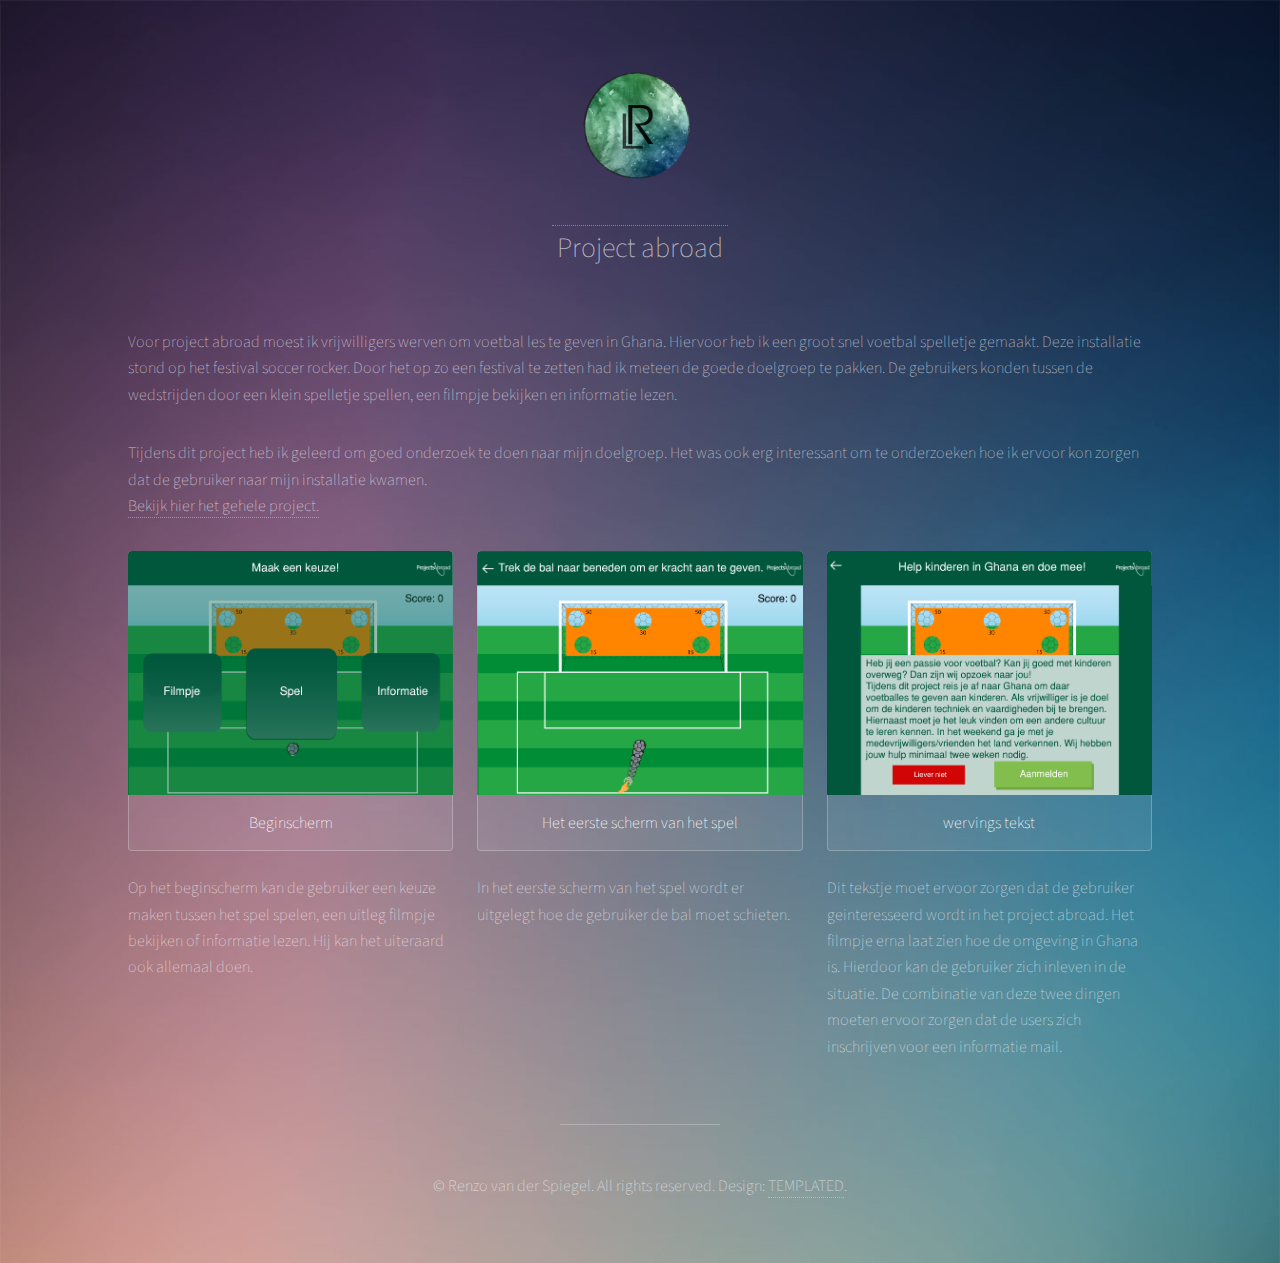
<file: abroad.html>
<!DOCTYPE HTML>
<!--
    Visualize by TEMPLATED
    templated.co @templatedco
    Released for free under the Creative Commons Attribution 3.0 license (templated.co/license)
-->
<html>

<head>
    <title>Portfolio Renzo</title>
    <meta charset="utf-8" />
    <meta name="viewport" content="width=device-width, initial-scale=1" />
    <link rel="stylesheet" href="assets/css/main.css" />
</head>

<body>

    <!-- Wrapper -->
    <div id="wrapper">

        <!-- Header -->
        <header id="header">
            <a href="index.html">
                <span class="avatar"><img src="images/logo2.png" alt="" /></span>
            </a>
            <h1>Project abroad</h1>
        </header>
        <section id="main">
            <p>Voor project abroad moest ik vrijwilligers werven om voetbal les te geven in Ghana. Hiervoor heb ik een groot snel voetbal spelletje gemaakt. Deze installatie stond op het festival soccer rocker. Door het op zo een festival te zetten had ik meteen de goede doelgroep te pakken. De gebruikers konden tussen de wedstrijden door een klein spelletje spellen, een filmpje bekijken en informatie lezen.
            </p>
            <p>Tijdens dit project heb ik geleerd om goed onderzoek te doen naar mijn doelgroep. Het was ook erg interessant om te onderzoeken hoe ik ervoor kon zorgen dat de gebruiker naar mijn installatie kwamen.
                <br>
                <a href="https://marvelapp.com/307gae3/screen/29560244" target="_blank">Bekijk hier het gehele project.</a></p>
            <!-- Thumbnails -->
            <section class="thumbnails">
                <div>
                    <a href="images/Tekengebied%2014.png">
                        <img src="images/Tekengebied%2014.png" alt="" />
                        <h3>Beginscherm</h3>
                    </a>
                    <p>Op het beginscherm kan de gebruiker een keuze maken tussen het spel spelen, een uitleg filmpje bekijken of informatie lezen. Hij kan het uiteraard ook allemaal doen.</p>
                </div>

                <div>
                    <a href="images/Tekengebied%2016.png">
                        <img src="images/Tekengebied%2016.png" alt="" />
                        <h3>Het eerste scherm van het spel</h3>
                    </a>
                    <p>In het eerste scherm van het spel wordt er uitgelegt hoe de gebruiker de bal moet schieten.</p>
                </div>

                <div>
                    <a href="images/Tekengebied%2010.png">
                        <img src="images/Tekengebied%2010.png" alt="" />
                        <h3>wervings tekst</h3>
                    </a>
                    <p>Dit tekstje moet ervoor zorgen dat de gebruiker geinteresseerd wordt in het project abroad. Het filmpje erna laat zien hoe de omgeving in Ghana is. Hierdoor kan de gebruiker zich inleven in de situatie. De combinatie van deze twee dingen moeten ervoor zorgen dat de users zich inschrijven voor een informatie mail.</p>
                </div>

            </section>

        </section>


        <!-- Footer -->
        <footer id="footer">
            <p>&copy; Renzo van der Spiegel. All rights reserved. Design: <a href="http://templated.co">TEMPLATED</a>.</p>
        </footer>

    </div>

    <!-- Scripts -->
    <script src="assets/js/jquery.min.js"></script>
    <script src="assets/js/jquery.poptrox.min.js"></script>
    <script src="assets/js/skel.min.js"></script>
    <script src="assets/js/main.js"></script>

</body>

</html>
</file>
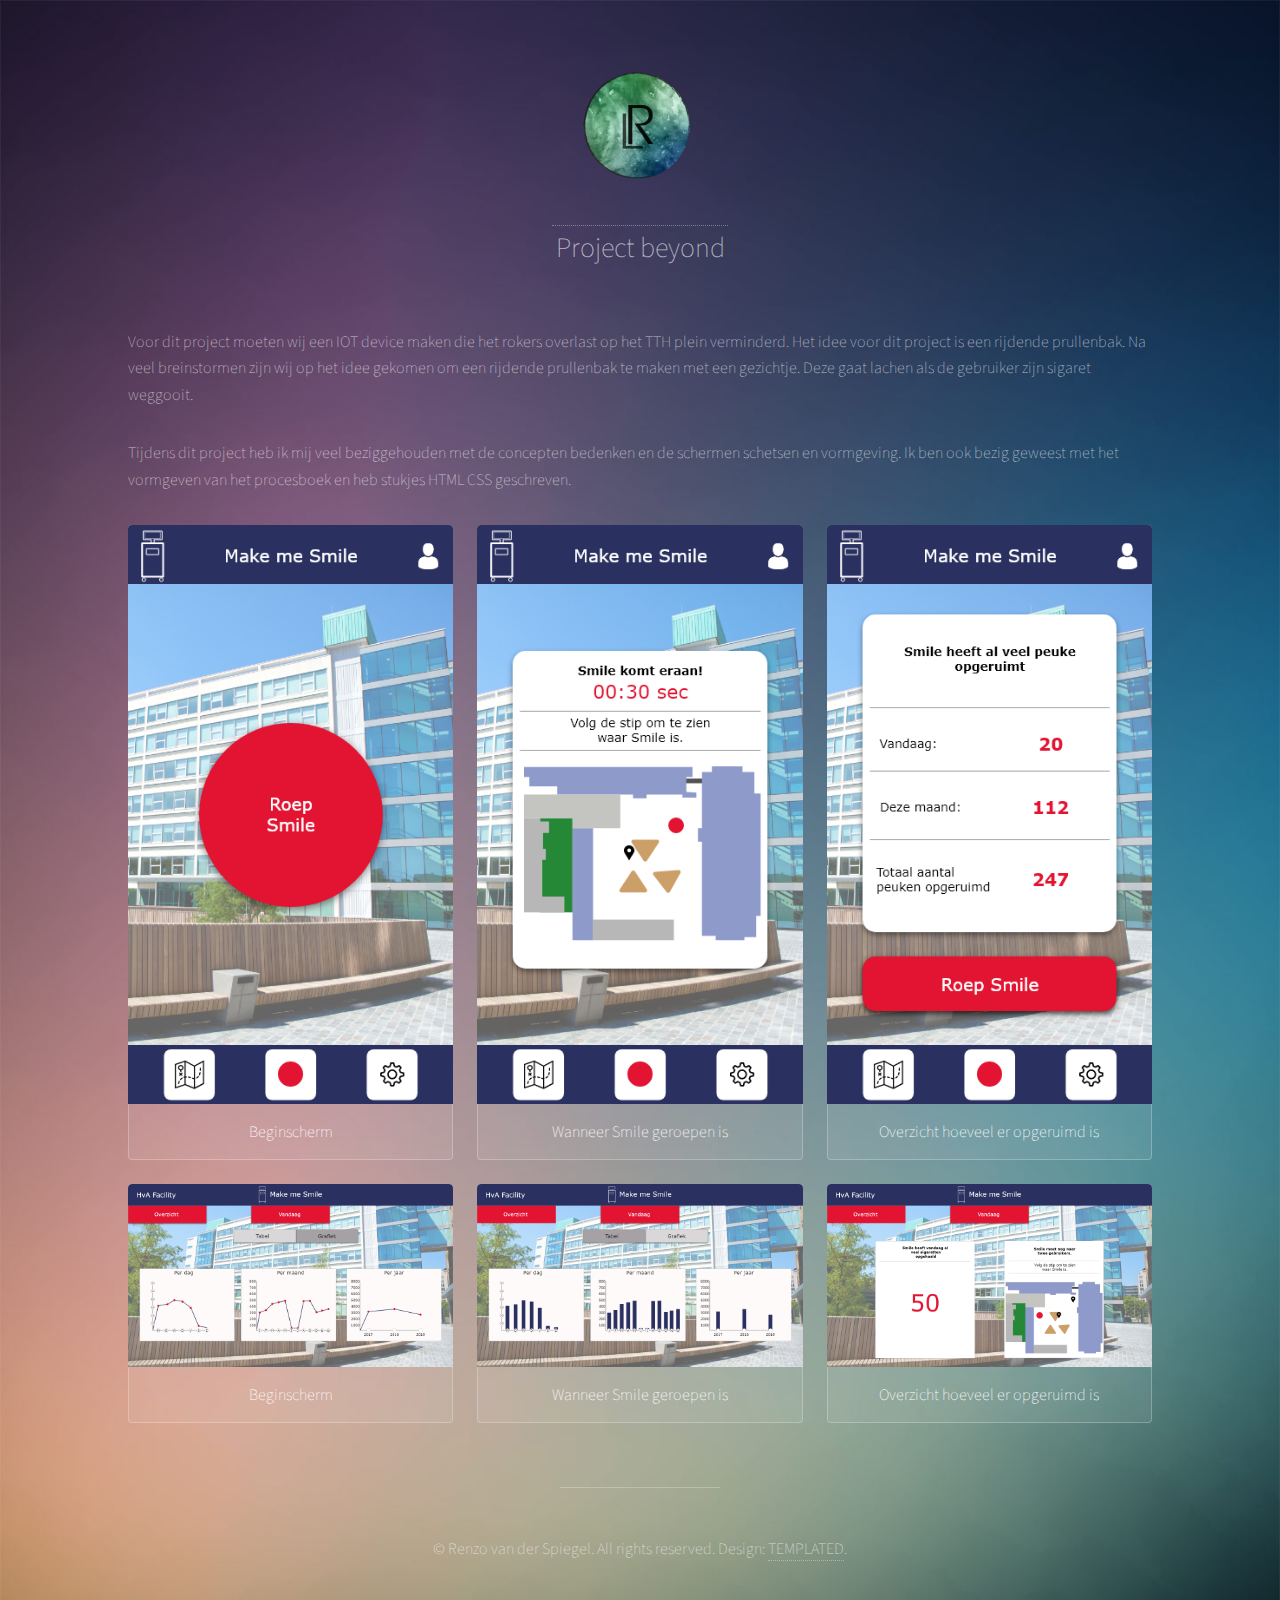
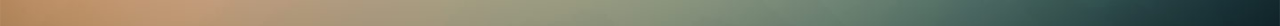
<file: beyond.html>
<!DOCTYPE HTML>
<!--
    Visualize by TEMPLATED
    templated.co @templatedco
    Released for free under the Creative Commons Attribution 3.0 license (templated.co/license)
-->
<html>

<head>
    <title>Portfolio Renzo</title>
    <meta charset="utf-8" />
    <meta name="viewport" content="width=device-width, initial-scale=1" />
    <link rel="stylesheet" href="assets/css/main.css" />
</head>

<body>

    <!-- Wrapper -->
    <div id="wrapper">

        <!-- Header -->
        <header id="header">
            <a href="index.html">
                <span class="avatar"><img src="images/logo2.png" alt="" /></span>
            </a>
            <h1>Project beyond</h1>
        </header>
        <section id="main">
            <p>Voor dit project moeten wij een IOT device maken die het rokers overlast op het TTH plein verminderd. Het idee voor dit project is een rijdende prullenbak. Na veel breinstormen zijn wij op het idee gekomen om een rijdende prullenbak te maken met een gezichtje. Deze gaat lachen als de gebruiker zijn sigaret weggooit. </p>
            <p>Tijdens dit project heb ik mij veel beziggehouden met de concepten bedenken en de schermen schetsen en vormgeving. Ik ben ook bezig geweest met het vormgeven van het procesboek en heb stukjes HTML CSS geschreven.
            </p>
            <!-- Thumbnails -->
            <section class="thumbnails">
                <div>
                    <a href="images/1.png">
                        <img src="images/1.png" alt="" />
                        <h3>Beginscherm</h3>
                    </a>

                    <a href="images/Web%201920%20%E2%80%93%201.png">
                        <img src="images/Web%201920%20%E2%80%93%201.png" alt="" />
                        <h3>Beginscherm</h3>
                    </a>

                </div>

                <div>
                    <a href="images/2.png">
                        <img src="images/2.png" alt="" />
                        <h3>Wanneer Smile geroepen is</h3>
                    </a>


                    <a href="images/Web%201920%20%E2%80%93%202.png">
                        <img src="images/Web%201920%20%E2%80%93%202.png" alt="" />
                        <h3>Wanneer Smile geroepen is</h3>
                    </a>

                </div>

                <div>
                    <a href="images/3.png">
                        <img src="images/3.png" alt="" />
                        <h3>Overzicht hoeveel er opgeruimd is</h3>
                    </a>
                    <a href="images/Web%201920%20%E2%80%93%203.png">
                        <img src="images/Web%201920%20%E2%80%93%203.png" alt="" />
                        <h3>Overzicht hoeveel er opgeruimd is</h3>
                    </a>
                </div>

            </section>

        </section>


        <!-- Footer -->
        <footer id="footer">
            <p>&copy; Renzo van der Spiegel. All rights reserved. Design: <a href="http://templated.co">TEMPLATED</a>.</p>
        </footer>

    </div>

    <!-- Scripts -->
    <script src="assets/js/jquery.min.js"></script>
    <script src="assets/js/jquery.poptrox.min.js"></script>
    <script src="assets/js/skel.min.js"></script>
    <script src="assets/js/main.js"></script>

</body>

</html>
</file>
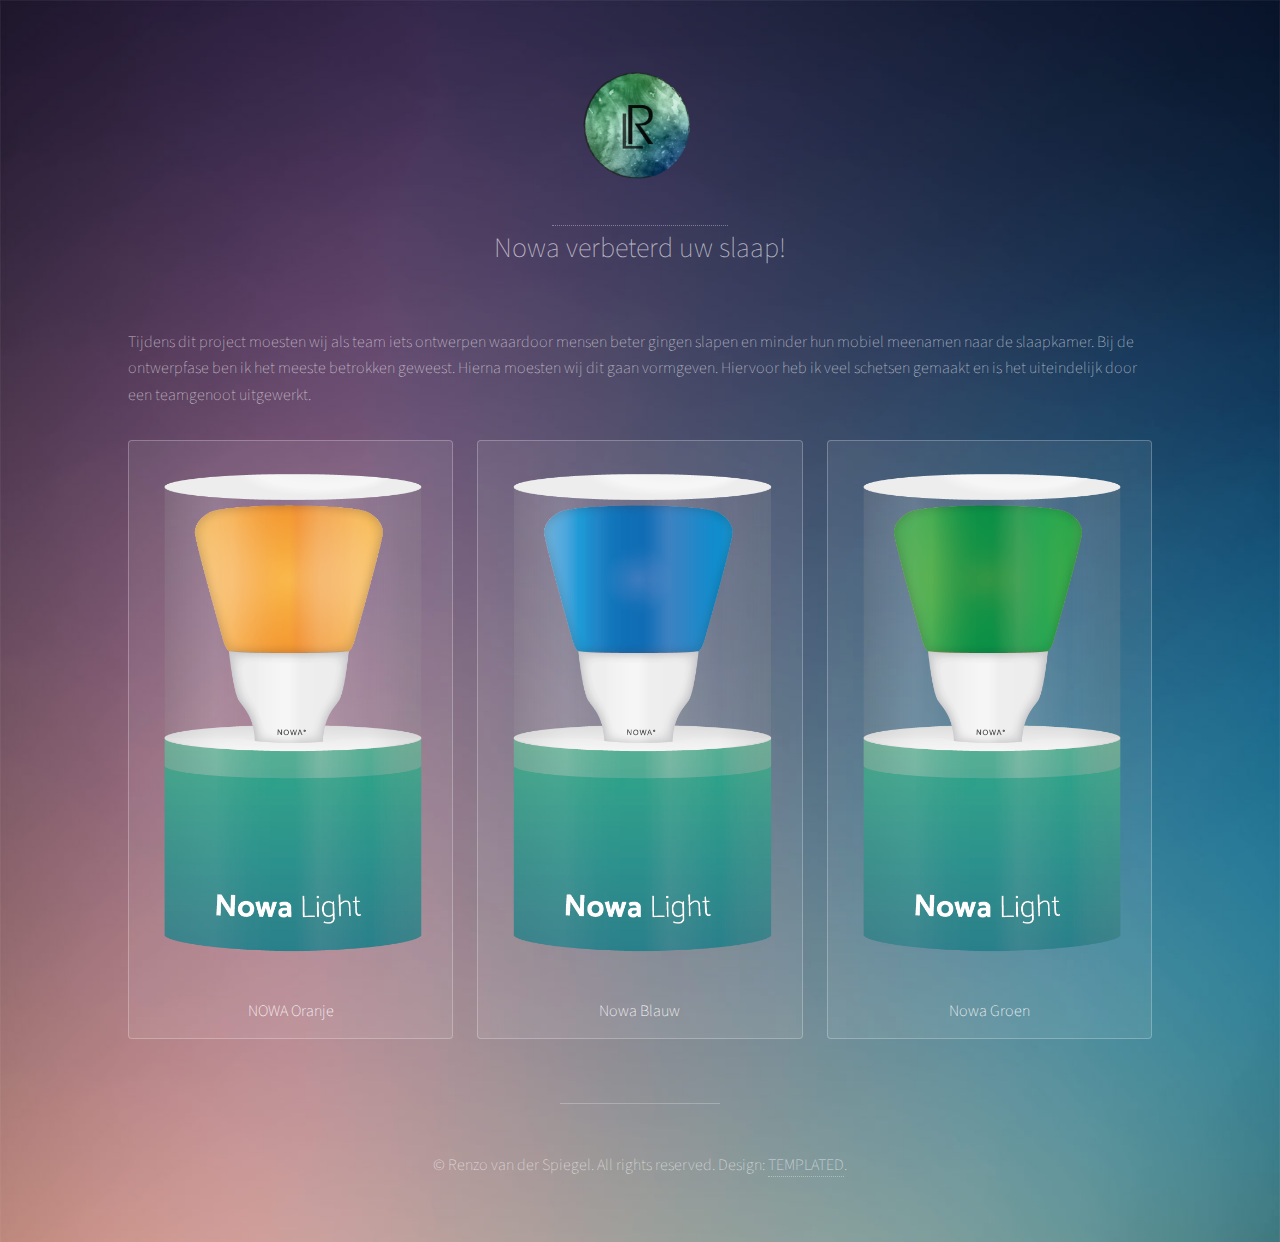
<file: nowa.html>
<!DOCTYPE HTML>
<!--
    Visualize by TEMPLATED
    templated.co @templatedco
    Released for free under the Creative Commons Attribution 3.0 license (templated.co/license)
-->
<html>

<head>
    <title>Portfolio Renzo</title>
    <meta charset="utf-8" />
    <meta name="viewport" content="width=device-width, initial-scale=1" />
    <link rel="stylesheet" href="assets/css/main.css" />
</head>

<body>

    <!-- Wrapper -->
    <div id="wrapper">

        <!-- Header -->
        <header id="header">
            <a href="index.html">
                <span class="avatar"><img src="images/logo2.png" alt="" /></span>
            </a>
            <h1>Nowa verbeterd uw slaap!</h1>
        </header>
        <section id="main">
            <p>Tijdens dit project moesten wij als team iets ontwerpen waardoor mensen beter gingen slapen en minder hun mobiel meenamen naar de slaapkamer. Bij de ontwerpfase ben ik het meeste betrokken geweest. Hierna moesten wij dit gaan vormgeven. Hiervoor heb ik veel schetsen gemaakt en is het uiteindelijk door een teamgenoot uitgewerkt.
            </p>

            <!-- Thumbnails -->
            <section class="thumbnails">
                <div>
                    <a href="images/Tekengebied%202.png">
                        <img src="images/Tekengebied%202.png" alt="" />
                        <h3>NOWA Oranje</h3>
                    </a>
                </div>
                <div>
                    <a href="images/Tekengebied%202%20kopie.png">
                        <img src="images/Tekengebied%202%20kopie.png" alt="" />
                        <h3>Nowa Blauw</h3>
                    </a>
                </div>
                <div>
                    <a href="images/Tekengebied%202%20kopie%202.png">
                        <img src="images/Tekengebied%202%20kopie%202.png" alt="" />
                        <h3>Nowa Groen</h3>
                    </a>
                </div>
            </section>

        </section>


        <!-- Footer -->
        <footer id="footer">
            <p>&copy; Renzo van der Spiegel. All rights reserved. Design: <a href="http://templated.co">TEMPLATED</a>.</p>
        </footer>

    </div>

    <!-- Scripts -->
    <script src="assets/js/jquery.min.js"></script>
    <script src="assets/js/jquery.poptrox.min.js"></script>
    <script src="assets/js/skel.min.js"></script>
    <script src="assets/js/main.js"></script>

</body>

</html>
</file>
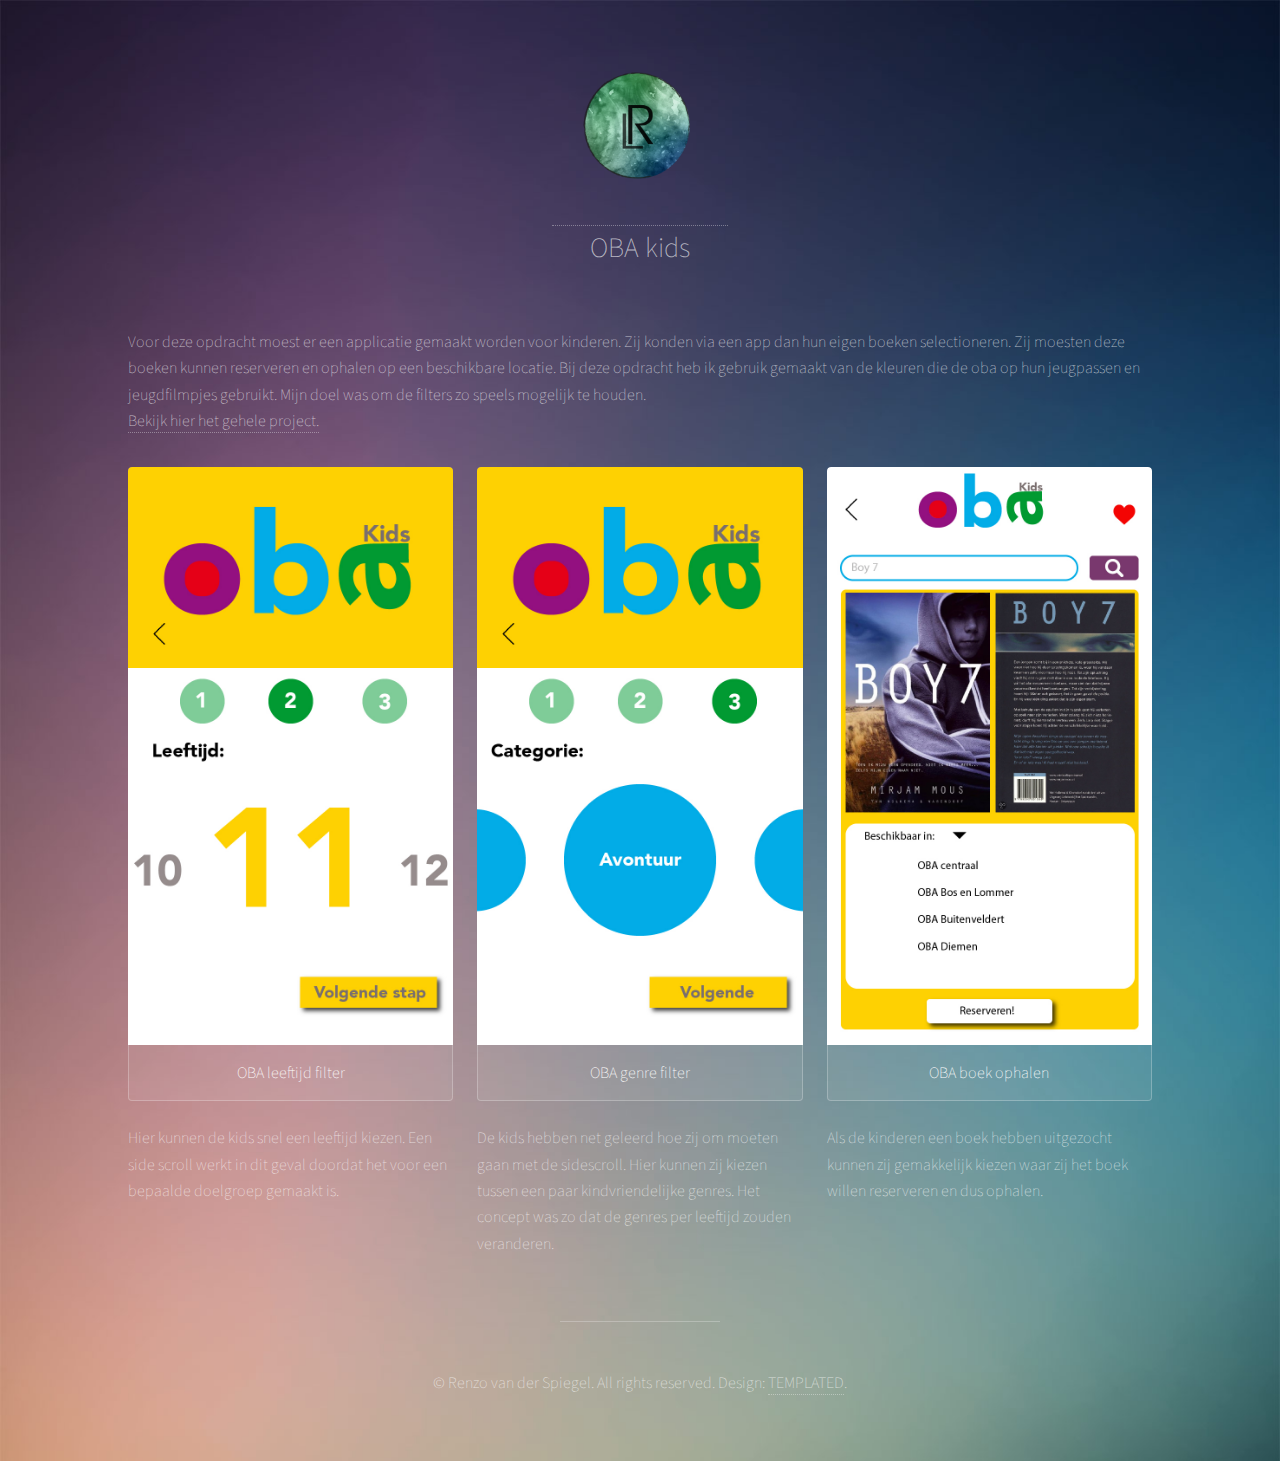
<file: oba.html>
<!DOCTYPE HTML>
<!--
    Visualize by TEMPLATED
    templated.co @templatedco
    Released for free under the Creative Commons Attribution 3.0 license (templated.co/license)
-->
<html>

<head>
    <title>Portfolio Renzo</title>
    <meta charset="utf-8" />
    <meta name="viewport" content="width=device-width, initial-scale=1" />
    <link rel="stylesheet" href="assets/css/main.css" />
</head>

<body>

    <!-- Wrapper -->
    <div id="wrapper">

        <!-- Header -->
        <header id="header">
            <a href="index.html">
                <span class="avatar"><img src="images/logo2.png" alt="" /></span>
            </a>
            <h1>OBA kids </h1>
        </header>
        <section id="main">
            <p> Voor deze opdracht moest er een applicatie gemaakt worden voor kinderen. Zij konden via een app dan hun eigen boeken selectioneren. Zij moesten deze boeken kunnen reserveren en ophalen op een beschikbare locatie. Bij deze opdracht heb ik gebruik gemaakt van de kleuren die de oba op hun jeugpassen en jeugdfilmpjes gebruikt. Mijn doel was om de filters zo speels mogelijk te houden.
                <br>
                <a href="https://marvelapp.com/35a419j/screen/26698389" target="_blank">Bekijk hier het gehele project.</a>
            </p>
            <!-- Thumbnails -->
            <section class="thumbnails">
                <div>
                    <a href="images/Tekengebied%2018-100.jpg">
                        <img src="images/Tekengebied%2018-100.jpg" alt="" />
                        <h3>OBA leeftijd filter</h3>
                    </a>
                    <p> Hier kunnen de kids snel een leeftijd kiezen. Een side scroll werkt in dit geval doordat het voor een bepaalde doelgroep gemaakt is.</p>
                </div>
                <div>
                    <a href="images/Tekengebied%2023-100.jpg">
                        <img src="images/Tekengebied%2023-100.jpg" alt="" />
                        <h3>OBA genre filter</h3>
                    </a>
                    <p> De kids hebben net geleerd hoe zij om moeten gaan met de sidescroll. Hier kunnen zij kiezen tussen een paar kindvriendelijke genres. Het concept was zo dat de genres per leeftijd zouden veranderen.</p>
                </div>
                <div>
                    <a href="images/Tekengebied%206-100.jpg">
                        <img src="images/Tekengebied%206-100.jpg" alt="" />
                        <h3>OBA boek ophalen</h3>
                    </a>
                    <p>Als de kinderen een boek hebben uitgezocht kunnen zij gemakkelijk kiezen waar zij het boek willen reserveren en dus ophalen.</p>
                </div>
            </section>

        </section>


        <!-- Footer -->
        <footer id="footer">
            <p>&copy; Renzo van der Spiegel. All rights reserved. Design: <a href="http://templated.co">TEMPLATED</a>.</p>
        </footer>

    </div>

    <!-- Scripts -->
    <script src="assets/js/jquery.min.js"></script>
    <script src="assets/js/jquery.poptrox.min.js"></script>
    <script src="assets/js/skel.min.js"></script>
    <script src="assets/js/main.js"></script>

</body>

</html>
</file>
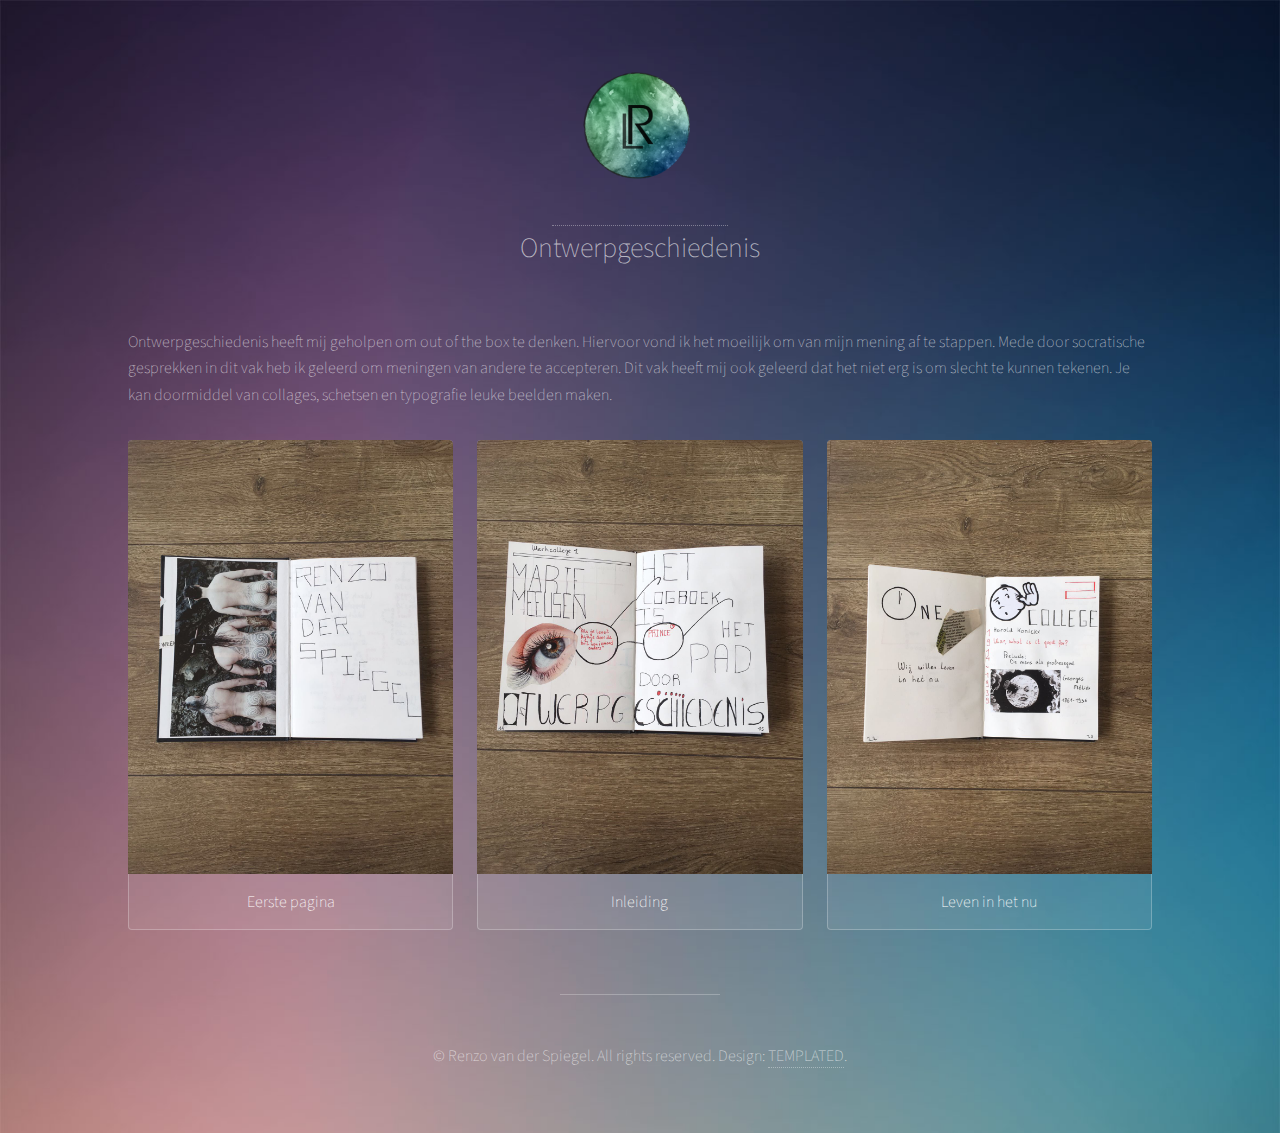
<file: ontwerpgeschiedenis.html>
<!DOCTYPE HTML>
<!--
    Visualize by TEMPLATED
    templated.co @templatedco
    Released for free under the Creative Commons Attribution 3.0 license (templated.co/license)
-->
<html>

<head>
    <title>Portfolio Renzo</title>
    <meta charset="utf-8" />
    <meta name="viewport" content="width=device-width, initial-scale=1" />
    <link rel="stylesheet" href="assets/css/main.css" />
</head>

<body>

    <!-- Wrapper -->
    <div id="wrapper">

        <!-- Header -->
        <header id="header">
            <a href="index.html">
                <span class="avatar"><img src="images/logo2.png" alt="" /></span>
            </a>
            <h1>Ontwerpgeschiedenis</h1>
        </header>
        <section id="main">
            <p>Ontwerpgeschiedenis heeft mij geholpen om out of the box te denken. Hiervoor vond ik het moeilijk om van mijn mening af te stappen. Mede door socratische gesprekken in dit vak heb ik geleerd om meningen van andere te accepteren. Dit vak heeft mij ook geleerd dat het niet erg is om slecht te kunnen tekenen. Je kan doormiddel van collages, schetsen en typografie leuke beelden maken.
            </p>

            <!-- Thumbnails -->
            <section class="thumbnails">
                <div>
                    <a href="images/IMG_0126.JPG">
                        <img src="images/IMG_0126.JPG" alt="" />
                        <h3>Eerste pagina</h3>
                    </a>
                </div>
                <div>
                    <a href="images/IMG_0127.JPG">
                        <img src="images/IMG_0127.JPG" alt="" />
                        <h3>Inleiding</h3>
                    </a>
                </div>
                <div>
                    <a href="images/IMG_0128.JPG">
                        <img src="images/IMG_0128.JPG" alt="" />
                        <h3>Leven in het nu</h3>
                    </a>
                </div>
            </section>

        </section>


        <!-- Footer -->
        <footer id="footer">
            <p>&copy; Renzo van der Spiegel. All rights reserved. Design: <a href="http://templated.co">TEMPLATED</a>.</p>
        </footer>

    </div>

    <!-- Scripts -->
    <script src="assets/js/jquery.min.js"></script>
    <script src="assets/js/jquery.poptrox.min.js"></script>
    <script src="assets/js/skel.min.js"></script>
    <script src="assets/js/main.js"></script>

</body>

</html>
</file>
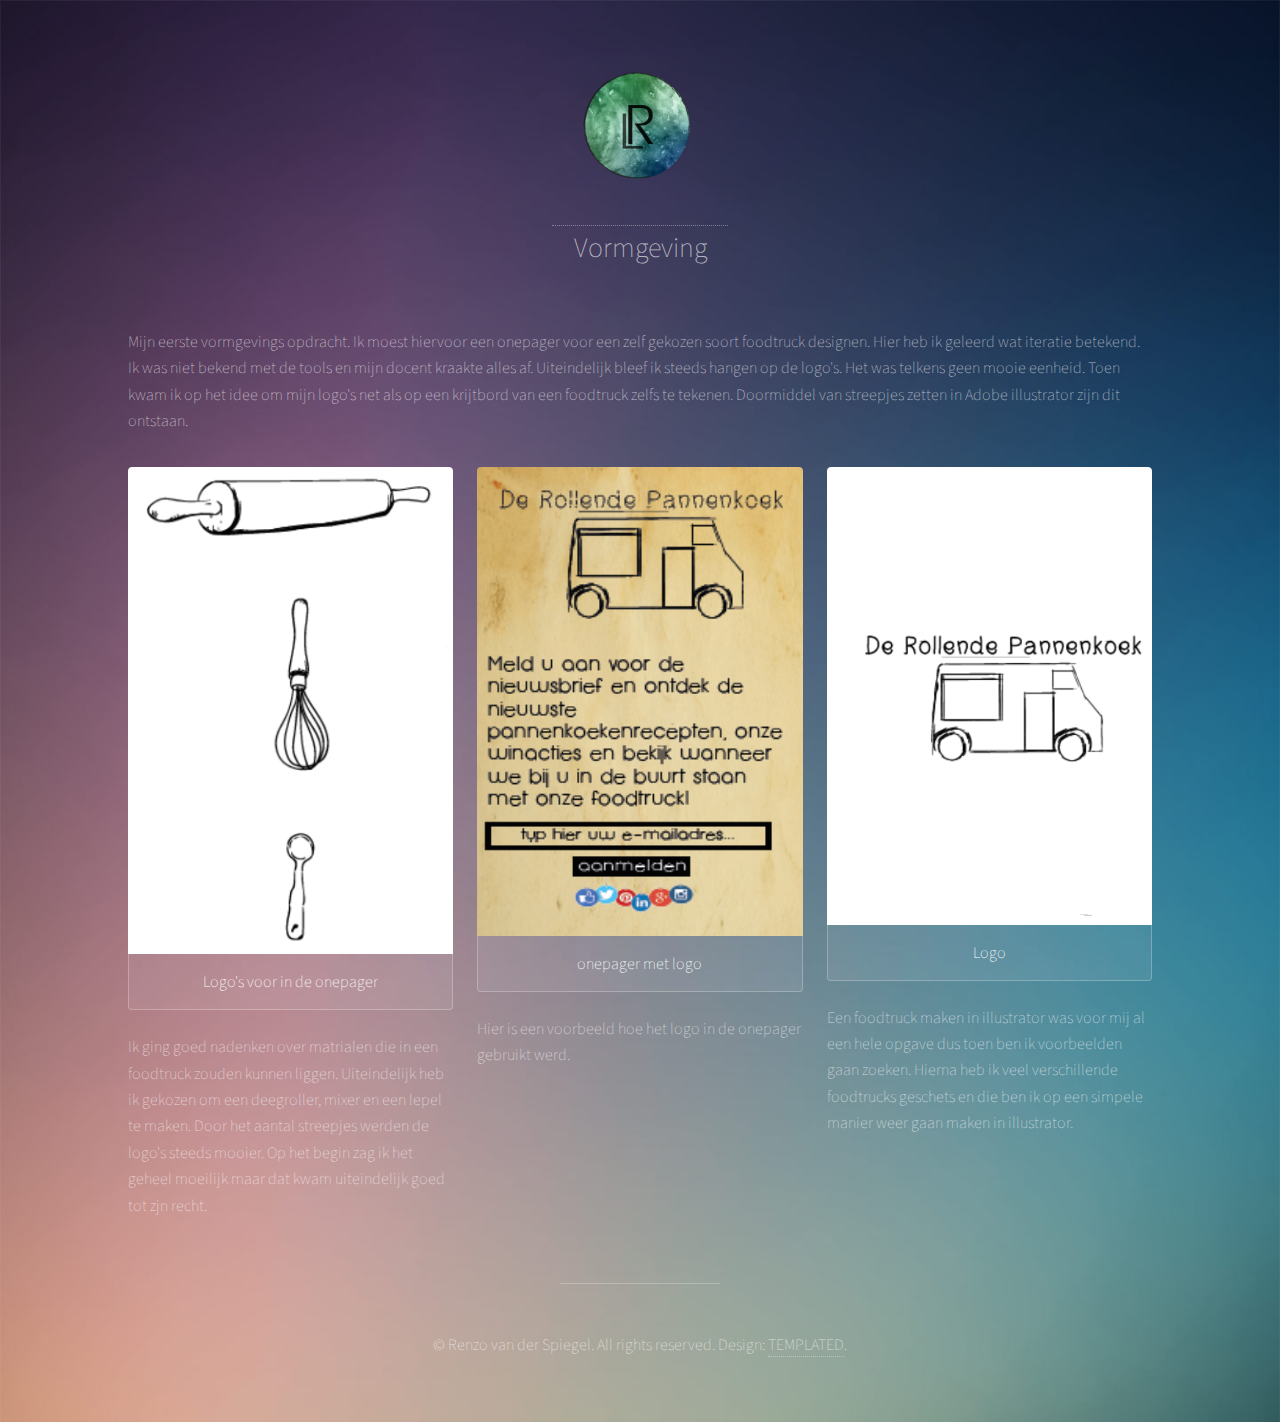
<file: vormgeving.html>
<!DOCTYPE HTML>
<!--
    Visualize by TEMPLATED
    templated.co @templatedco
    Released for free under the Creative Commons Attribution 3.0 license (templated.co/license)
-->
<html>

<head>
    <title>Portfolio Renzo</title>
    <meta charset="utf-8" />
    <meta name="viewport" content="width=device-width, initial-scale=1" />
    <link rel="stylesheet" href="assets/css/main.css" />
</head>

<body>

    <!-- Wrapper -->
    <div id="wrapper">

        <!-- Header -->
        <header id="header">
            <a href="index.html">
                <span class="avatar"><img src="images/logo2.png" alt="" /></span>
            </a>
            <h1>Vormgeving</h1>
        </header>
        <section id="main">
            <p>Mijn eerste vormgevings opdracht. Ik moest hiervoor een onepager voor een zelf gekozen soort foodtruck designen. Hier heb ik geleerd wat iteratie betekend. Ik was niet bekend met de tools en mijn docent kraakte alles af. Uiteindelijk bleef ik steeds hangen op de logo's. Het was telkens geen mooie eenheid. Toen kwam ik op het idee om mijn logo's net als op een krijtbord van een foodtruck zelfs te tekenen. Doormiddel van streepjes zetten in Adobe illustrator zijn dit ontstaan.
            </p>
            <!-- Thumbnails -->
            <section class="thumbnails">
                <div>
                    <a href="images/logos%20vorm.PNG">
                        <img src="images/logos%20vorm.PNG" alt="" />
                        <h3>Logo's voor in de onepager</h3>
                    </a>
                    <p>Ik ging goed nadenken over matrialen die in een foodtruck zouden kunnen liggen. Uiteindelijk heb ik gekozen om een deegroller, mixer en een lepel te maken. Door het aantal streepjes werden de logo's steeds mooier. Op het begin zag ik het geheel moeilijk maar dat kwam uiteindelijk goed tot zjn recht.</p>
                </div>

                <div>
                    <a href="images/vormgeving%20vb.PNG">
                        <img src="images/vormgeving%20vb.PNG" alt="" />
                        <h3>onepager met logo</h3>
                    </a>
                    <p>Hier is een voorbeeld hoe het logo in de onepager gebruikt werd.</p>
                </div>

                <div>
                    <a href="images/logo%20vorm%20auto.PNG">
                        <img src="images/logo%20vorm%20auto.PNG" alt="" />
                        <h3>Logo</h3>
                    </a>
                    <p>Een foodtruck maken in illustrator was voor mij al een hele opgave dus toen ben ik voorbeelden gaan zoeken. Hierna heb ik veel verschillende foodtrucks geschets en die ben ik op een simpele manier weer gaan maken in illustrator. </p>
                </div>

            </section>

        </section>


        <!-- Footer -->
        <footer id="footer">
            <p>&copy; Renzo van der Spiegel. All rights reserved. Design: <a href="http://templated.co">TEMPLATED</a>.</p>
        </footer>

    </div>

    <!-- Scripts -->
    <script src="assets/js/jquery.min.js"></script>
    <script src="assets/js/jquery.poptrox.min.js"></script>
    <script src="assets/js/skel.min.js"></script>
    <script src="assets/js/main.js"></script>

</body>

</html>
</file>
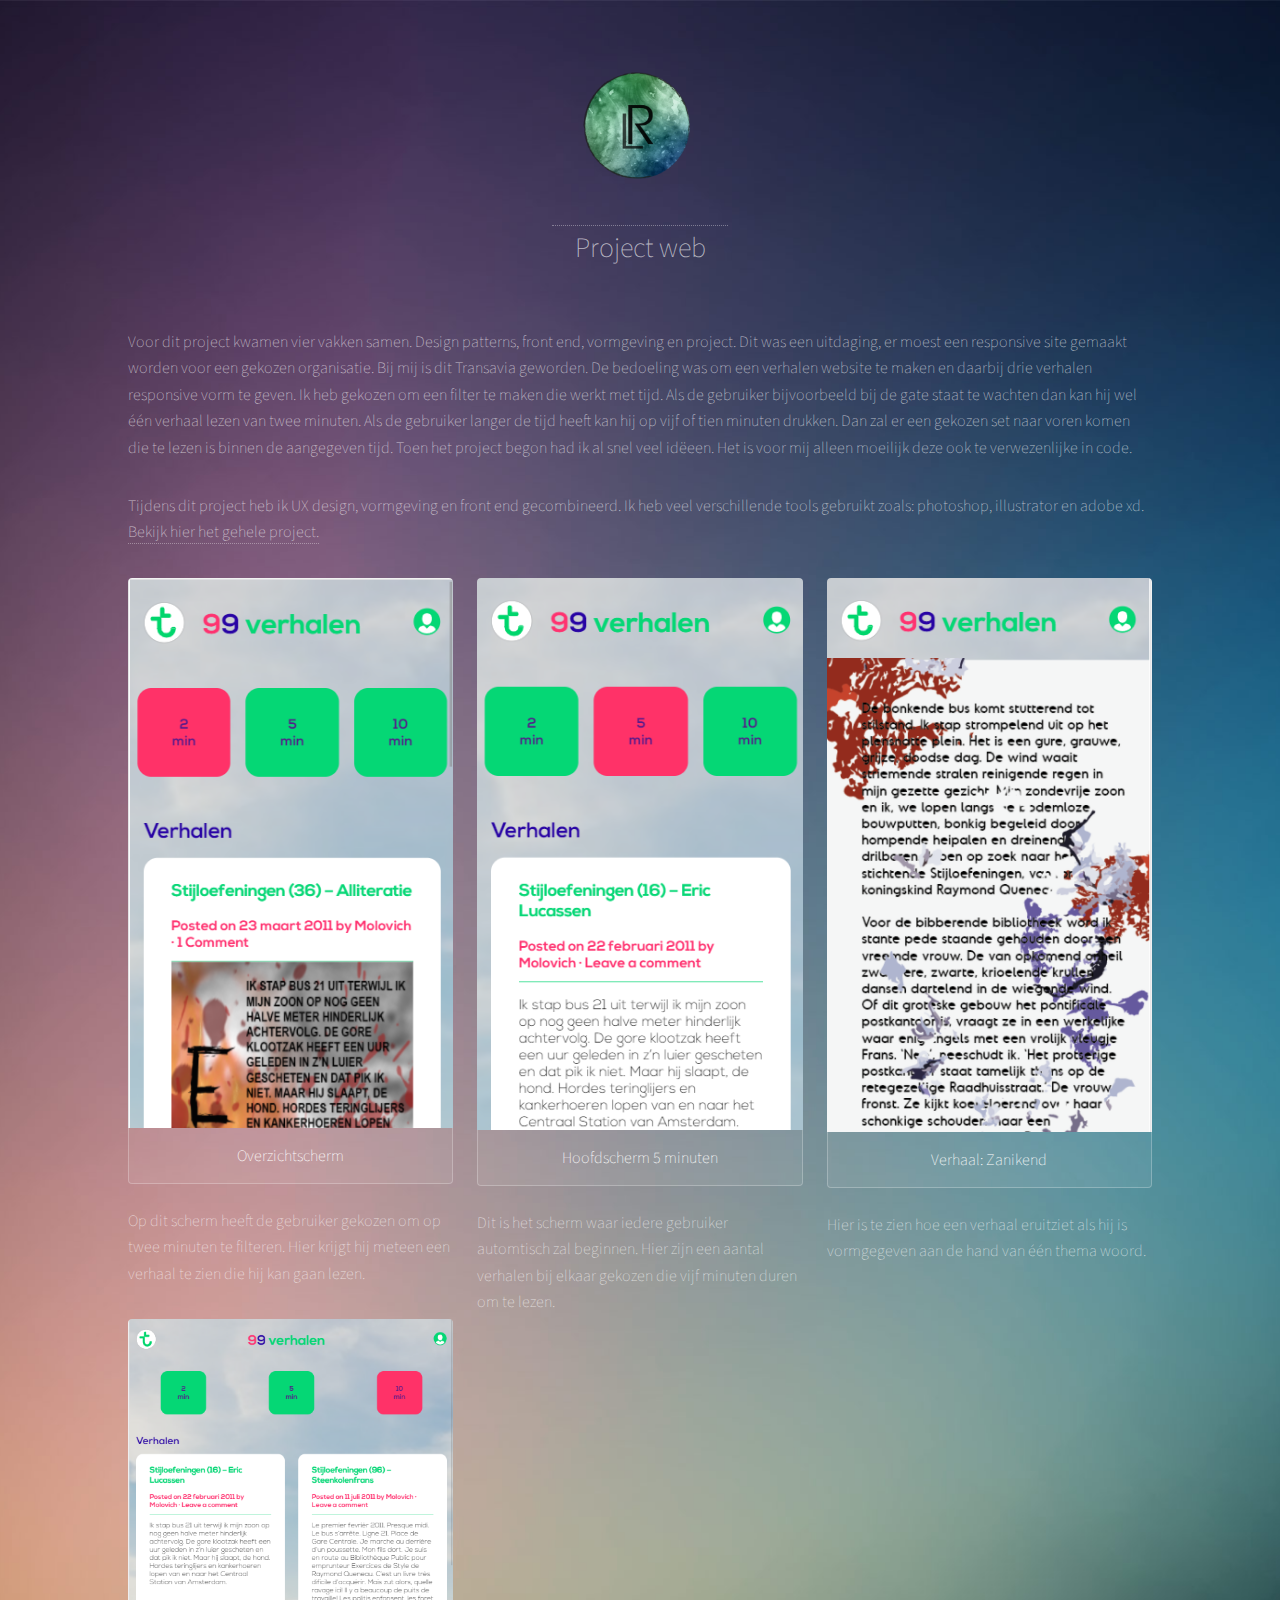
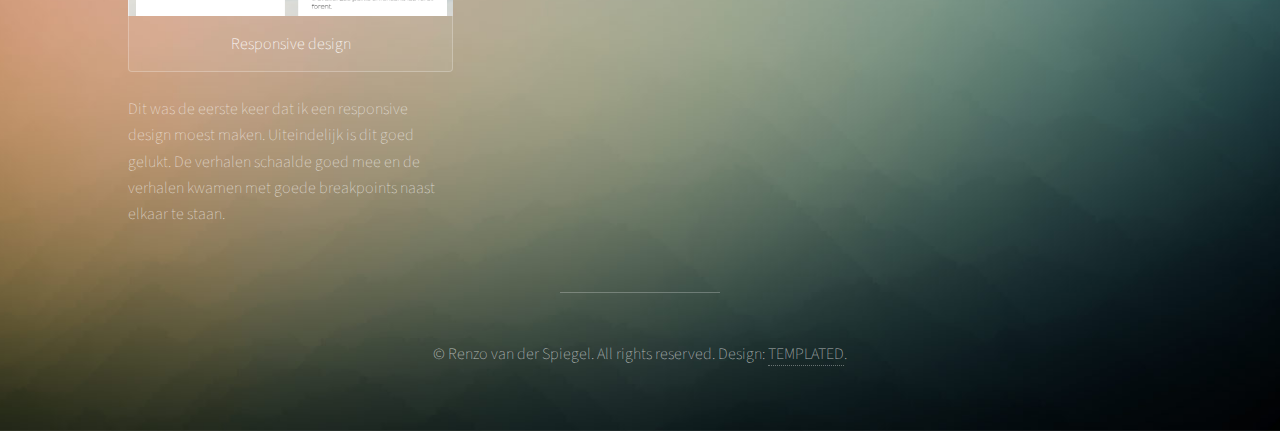
<file: web.html>
<!DOCTYPE HTML>
<!--
    Visualize by TEMPLATED
    templated.co @templatedco
    Released for free under the Creative Commons Attribution 3.0 license (templated.co/license)
-->
<html>

<head>
    <title>Portfolio Renzo</title>
    <meta charset="utf-8" />
    <meta name="viewport" content="width=device-width, initial-scale=1" />
    <link rel="stylesheet" href="assets/css/main.css" />
</head>

<body>

    <!-- Wrapper -->
    <div id="wrapper">

        <!-- Header -->
        <header id="header">
            <a href="index.html">
                <span class="avatar"><img src="images/logo2.png" alt="" /></span>
            </a>
            <h1>Project web</h1>
        </header>
        <section id="main">
            <p> Voor dit project kwamen vier vakken samen. Design patterns, front end, vormgeving en project. Dit was een uitdaging, er moest een responsive site gemaakt worden voor een gekozen organisatie. Bij mij is dit Transavia geworden. De bedoeling was om een verhalen website te maken en daarbij drie verhalen responsive vorm te geven. Ik heb gekozen om een filter te maken die werkt met tijd. Als de gebruiker bijvoorbeeld bij de gate staat te wachten dan kan hij wel één verhaal lezen van twee minuten. Als de gebruiker langer de tijd heeft kan hij op vijf of tien minuten drukken. Dan zal er een gekozen set naar voren komen die te lezen is binnen de aangegeven tijd. Toen het project begon had ik al snel veel idëeen. Het is voor mij alleen moeilijk deze ook te verwezenlijke in code.
            </p>
            <p>Tijdens dit project heb ik UX design, vormgeving en front end gecombineerd. Ik heb veel verschillende tools gebruikt zoals: photoshop, illustrator en adobe xd.
                <br>
                <a href="https://renzovds.github.io/projectweb/" target="_blank">Bekijk hier het gehele project.</a>
            </p>

            <!-- Thumbnails -->
            <section class="thumbnails">
                <div>
                    <a href="images/webbeginscherm2min.PNG">
                        <img src="images/webbeginscherm2min.PNG" alt="" />
                        <h3>Overzichtscherm</h3>
                    </a>
                    <p>Op dit scherm heeft de gebruiker gekozen om op twee minuten te filteren. Hier krijgt hij meteen een verhaal te zien die hij kan gaan lezen.</p>

                    <a href="images/webbeginschermgroot.PNG">
                        <img src="images/webbeginschermgroot.PNG" alt="" />
                        <h3>Responsive design</h3>
                    </a>
                    <p>Dit was de eerste keer dat ik een responsive design moest maken. Uiteindelijk is dit goed gelukt. De verhalen schaalde goed mee en de verhalen kwamen met goede breakpoints naast elkaar te staan.</p>
                </div>

                <div>
                    <a href="images/webbeginscherm.PNG">
                        <img src="images/webbeginscherm.PNG" alt="" />
                        <h3>Hoofdscherm 5 minuten</h3>
                    </a>
                    <p>Dit is het scherm waar iedere gebruiker automtisch zal beginnen. Hier zijn een aantal verhalen bij elkaar gekozen die vijf minuten duren om te lezen.</p>
                </div>

                <div>
                    <a href="images/webzanikend.PNG">
                        <img src="images/webzanikend.PNG" alt="" />
                        <h3>Verhaal: Zanikend</h3>
                    </a>
                    <p>Hier is te zien hoe een verhaal eruitziet als hij is vormgegeven aan de hand van één thema woord.</p>
                </div>

            </section>
        </section>


        <!-- Footer -->
        <footer id="footer">
            <p>&copy; Renzo van der Spiegel. All rights reserved. Design: <a href="http://templated.co">TEMPLATED</a>.</p>
        </footer>

    </div>

    <!-- Scripts -->
    <script src="assets/js/jquery.min.js"></script>
    <script src="assets/js/jquery.poptrox.min.js"></script>
    <script src="assets/js/skel.min.js"></script>
    <script src="assets/js/main.js"></script>

</body>

</html>
</file>
<file: assets/css/main.css>
@charset "UTF-8";
@import url(font-awesome.min.css);
@import url("http://fonts.googleapis.com/css?family=Source+Sans+Pro:200");

/*
    Visualize by TEMPLATED
    templated.co @templatedco
    Released for free under the Creative Commons Attribution 3.0 license (templated.co/license)
*/

/* Reset */

    html, body, div, span, applet, object, iframe, h1, h2, h3, h4, h5, h6, p, blockquote, pre, a, abbr, acronym, address, big, cite, code, del, dfn, em, img, ins, kbd, q, s, samp, small, strike, strong, sub, sup, tt, var, b, u, i, center, dl, dt, dd, ol, ul, li, fieldset, form, label, legend, table, caption, tbody, tfoot, thead, tr, th, td, article, aside, canvas, details, embed, figure, figcaption, footer, header, hgroup, menu, nav, output, ruby, section, summary, time, mark, audio, video {
        margin: 0;
        padding: 0;
        border: 0;
        font-size: 100%;
        font: inherit;
        vertical-align: baseline;
    }

    article, aside, details, figcaption, figure, footer, header, hgroup, menu, nav, section {
        display: block;
    }

    body {
        line-height: 1;
    }

    ol, ul {
        list-style: none;
    }

    blockquote, q {
        quotes: none;
    }

    blockquote:before, blockquote:after, q:before, q:after {
        content: '';
        content: none;
    }

    table {
        border-collapse: collapse;
        border-spacing: 0;
    }

    body {
        -webkit-text-size-adjust: none;
    }

/* Box Model */

    *, *:before, *:after {
        -moz-box-sizing: border-box;
        -webkit-box-sizing: border-box;
        box-sizing: border-box;
    }

/* Grid */

    .row {
        border-bottom: solid 1px transparent;
        -moz-box-sizing: border-box;
        -webkit-box-sizing: border-box;
        box-sizing: border-box;
    }

    .row > * {
        float: left;
        -moz-box-sizing: border-box;
        -webkit-box-sizing: border-box;
        box-sizing: border-box;
    }

    .row:after, .row:before {
        content: '';
        display: block;
        clear: both;
        height: 0;
    }

    .row.uniform > * > :first-child {
        margin-top: 0;
    }

    .row.uniform > * > :last-child {
        margin-bottom: 0;
    }

    .row.\30 \25 > * {
        padding: 0 0 0 0em;
    }

    .row.\30 \25 {
        margin: 0 0 -1px 0em;
    }

    .row.uniform.\30 \25 > * {
        padding: 0em 0 0 0em;
    }

    .row.uniform.\30 \25 {
        margin: 0em 0 -1px 0em;
    }

    .row > * {
        padding: 0 0 0 2em;
    }

    .row {
        margin: 0 0 -1px -2em;
    }

    .row.uniform > * {
        padding: 2em 0 0 2em;
    }

    .row.uniform {
        margin: -2em 0 -1px -2em;
    }

    .row.\32 00\25 > * {
        padding: 0 0 0 4em;
    }

    .row.\32 00\25 {
        margin: 0 0 -1px -4em;
    }

    .row.uniform.\32 00\25 > * {
        padding: 4em 0 0 4em;
    }

    .row.uniform.\32 00\25 {
        margin: -4em 0 -1px -4em;
    }

    .row.\31 50\25 > * {
        padding: 0 0 0 3em;
    }

    .row.\31 50\25 {
        margin: 0 0 -1px -3em;
    }

    .row.uniform.\31 50\25 > * {
        padding: 3em 0 0 3em;
    }

    .row.uniform.\31 50\25 {
        margin: -3em 0 -1px -3em;
    }

    .row.\35 0\25 > * {
        padding: 0 0 0 1em;
    }

    .row.\35 0\25 {
        margin: 0 0 -1px -1em;
    }

    .row.uniform.\35 0\25 > * {
        padding: 1em 0 0 1em;
    }

    .row.uniform.\35 0\25 {
        margin: -1em 0 -1px -1em;
    }

    .row.\32 5\25 > * {
        padding: 0 0 0 0.5em;
    }

    .row.\32 5\25 {
        margin: 0 0 -1px -0.5em;
    }

    .row.uniform.\32 5\25 > * {
        padding: 0.5em 0 0 0.5em;
    }

    .row.uniform.\32 5\25 {
        margin: -0.5em 0 -1px -0.5em;
    }

    .\31 2u, .\31 2u\24 {
        width: 100%;
        clear: none;
        margin-left: 0;
    }

    .\31 1u, .\31 1u\24 {
        width: 91.6666666667%;
        clear: none;
        margin-left: 0;
    }

    .\31 0u, .\31 0u\24 {
        width: 83.3333333333%;
        clear: none;
        margin-left: 0;
    }

    .\39 u, .\39 u\24 {
        width: 75%;
        clear: none;
        margin-left: 0;
    }

    .\38 u, .\38 u\24 {
        width: 66.6666666667%;
        clear: none;
        margin-left: 0;
    }

    .\37 u, .\37 u\24 {
        width: 58.3333333333%;
        clear: none;
        margin-left: 0;
    }

    .\36 u, .\36 u\24 {
        width: 50%;
        clear: none;
        margin-left: 0;
    }

    .\35 u, .\35 u\24 {
        width: 41.6666666667%;
        clear: none;
        margin-left: 0;
    }

    .\34 u, .\34 u\24 {
        width: 33.3333333333%;
        clear: none;
        margin-left: 0;
    }

    .\33 u, .\33 u\24 {
        width: 25%;
        clear: none;
        margin-left: 0;
    }

    .\32 u, .\32 u\24 {
        width: 16.6666666667%;
        clear: none;
        margin-left: 0;
    }

    .\31 u, .\31 u\24 {
        width: 8.3333333333%;
        clear: none;
        margin-left: 0;
    }

    .\31 2u\24 + *,
    .\31 1u\24 + *,
    .\31 0u\24 + *,
    .\39 u\24 + *,
    .\38 u\24 + *,
    .\37 u\24 + *,
    .\36 u\24 + *,
    .\35 u\24 + *,
    .\34 u\24 + *,
    .\33 u\24 + *,
    .\32 u\24 + *,
    .\31 u\24 + * {
        clear: left;
    }

    .\-11u {
        margin-left: 91.66667%;
    }

    .\-10u {
        margin-left: 83.33333%;
    }

    .\-9u {
        margin-left: 75%;
    }

    .\-8u {
        margin-left: 66.66667%;
    }

    .\-7u {
        margin-left: 58.33333%;
    }

    .\-6u {
        margin-left: 50%;
    }

    .\-5u {
        margin-left: 41.66667%;
    }

    .\-4u {
        margin-left: 33.33333%;
    }

    .\-3u {
        margin-left: 25%;
    }

    .\-2u {
        margin-left: 16.66667%;
    }

    .\-1u {
        margin-left: 8.33333%;
    }

    @media screen and (max-width: 1680px) {

        .row > * {
            padding: 0 0 0 2em;
        }

        .row {
            margin: 0 0 -1px -2em;
        }

        .row.uniform > * {
            padding: 2em 0 0 2em;
        }

        .row.uniform {
            margin: -2em 0 -1px -2em;
        }

        .row.\32 00\25 > * {
            padding: 0 0 0 4em;
        }

        .row.\32 00\25 {
            margin: 0 0 -1px -4em;
        }

        .row.uniform.\32 00\25 > * {
            padding: 4em 0 0 4em;
        }

        .row.uniform.\32 00\25 {
            margin: -4em 0 -1px -4em;
        }

        .row.\31 50\25 > * {
            padding: 0 0 0 3em;
        }

        .row.\31 50\25 {
            margin: 0 0 -1px -3em;
        }

        .row.uniform.\31 50\25 > * {
            padding: 3em 0 0 3em;
        }

        .row.uniform.\31 50\25 {
            margin: -3em 0 -1px -3em;
        }

        .row.\35 0\25 > * {
            padding: 0 0 0 1em;
        }

        .row.\35 0\25 {
            margin: 0 0 -1px -1em;
        }

        .row.uniform.\35 0\25 > * {
            padding: 1em 0 0 1em;
        }

        .row.uniform.\35 0\25 {
            margin: -1em 0 -1px -1em;
        }

        .row.\32 5\25 > * {
            padding: 0 0 0 0.5em;
        }

        .row.\32 5\25 {
            margin: 0 0 -1px -0.5em;
        }

        .row.uniform.\32 5\25 > * {
            padding: 0.5em 0 0 0.5em;
        }

        .row.uniform.\32 5\25 {
            margin: -0.5em 0 -1px -0.5em;
        }

        .\31 2u\28xlarge\29, .\31 2u\24\28xlarge\29 {
            width: 100%;
            clear: none;
            margin-left: 0;
        }

        .\31 1u\28xlarge\29, .\31 1u\24\28xlarge\29 {
            width: 91.6666666667%;
            clear: none;
            margin-left: 0;
        }

        .\31 0u\28xlarge\29, .\31 0u\24\28xlarge\29 {
            width: 83.3333333333%;
            clear: none;
            margin-left: 0;
        }

        .\39 u\28xlarge\29, .\39 u\24\28xlarge\29 {
            width: 75%;
            clear: none;
            margin-left: 0;
        }

        .\38 u\28xlarge\29, .\38 u\24\28xlarge\29 {
            width: 66.6666666667%;
            clear: none;
            margin-left: 0;
        }

        .\37 u\28xlarge\29, .\37 u\24\28xlarge\29 {
            width: 58.3333333333%;
            clear: none;
            margin-left: 0;
        }

        .\36 u\28xlarge\29, .\36 u\24\28xlarge\29 {
            width: 50%;
            clear: none;
            margin-left: 0;
        }

        .\35 u\28xlarge\29, .\35 u\24\28xlarge\29 {
            width: 41.6666666667%;
            clear: none;
            margin-left: 0;
        }

        .\34 u\28xlarge\29, .\34 u\24\28xlarge\29 {
            width: 33.3333333333%;
            clear: none;
            margin-left: 0;
        }

        .\33 u\28xlarge\29, .\33 u\24\28xlarge\29 {
            width: 25%;
            clear: none;
            margin-left: 0;
        }

        .\32 u\28xlarge\29, .\32 u\24\28xlarge\29 {
            width: 16.6666666667%;
            clear: none;
            margin-left: 0;
        }

        .\31 u\28xlarge\29, .\31 u\24\28xlarge\29 {
            width: 8.3333333333%;
            clear: none;
            margin-left: 0;
        }

        .\31 2u\24\28xlarge\29 + *,
        .\31 1u\24\28xlarge\29 + *,
        .\31 0u\24\28xlarge\29 + *,
        .\39 u\24\28xlarge\29 + *,
        .\38 u\24\28xlarge\29 + *,
        .\37 u\24\28xlarge\29 + *,
        .\36 u\24\28xlarge\29 + *,
        .\35 u\24\28xlarge\29 + *,
        .\34 u\24\28xlarge\29 + *,
        .\33 u\24\28xlarge\29 + *,
        .\32 u\24\28xlarge\29 + *,
        .\31 u\24\28xlarge\29 + * {
            clear: left;
        }

        .\-11u\28xlarge\29 {
            margin-left: 91.66667%;
        }

        .\-10u\28xlarge\29 {
            margin-left: 83.33333%;
        }

        .\-9u\28xlarge\29 {
            margin-left: 75%;
        }

        .\-8u\28xlarge\29 {
            margin-left: 66.66667%;
        }

        .\-7u\28xlarge\29 {
            margin-left: 58.33333%;
        }

        .\-6u\28xlarge\29 {
            margin-left: 50%;
        }

        .\-5u\28xlarge\29 {
            margin-left: 41.66667%;
        }

        .\-4u\28xlarge\29 {
            margin-left: 33.33333%;
        }

        .\-3u\28xlarge\29 {
            margin-left: 25%;
        }

        .\-2u\28xlarge\29 {
            margin-left: 16.66667%;
        }

        .\-1u\28xlarge\29 {
            margin-left: 8.33333%;
        }

    }

    @media screen and (max-width: 1280px) {

        .row > * {
            padding: 0 0 0 2em;
        }

        .row {
            margin: 0 0 -1px -2em;
        }

        .row.uniform > * {
            padding: 2em 0 0 2em;
        }

        .row.uniform {
            margin: -2em 0 -1px -2em;
        }

        .row.\32 00\25 > * {
            padding: 0 0 0 4em;
        }

        .row.\32 00\25 {
            margin: 0 0 -1px -4em;
        }

        .row.uniform.\32 00\25 > * {
            padding: 4em 0 0 4em;
        }

        .row.uniform.\32 00\25 {
            margin: -4em 0 -1px -4em;
        }

        .row.\31 50\25 > * {
            padding: 0 0 0 3em;
        }

        .row.\31 50\25 {
            margin: 0 0 -1px -3em;
        }

        .row.uniform.\31 50\25 > * {
            padding: 3em 0 0 3em;
        }

        .row.uniform.\31 50\25 {
            margin: -3em 0 -1px -3em;
        }

        .row.\35 0\25 > * {
            padding: 0 0 0 1em;
        }

        .row.\35 0\25 {
            margin: 0 0 -1px -1em;
        }

        .row.uniform.\35 0\25 > * {
            padding: 1em 0 0 1em;
        }

        .row.uniform.\35 0\25 {
            margin: -1em 0 -1px -1em;
        }

        .row.\32 5\25 > * {
            padding: 0 0 0 0.5em;
        }

        .row.\32 5\25 {
            margin: 0 0 -1px -0.5em;
        }

        .row.uniform.\32 5\25 > * {
            padding: 0.5em 0 0 0.5em;
        }

        .row.uniform.\32 5\25 {
            margin: -0.5em 0 -1px -0.5em;
        }

        .\31 2u\28large\29, .\31 2u\24\28large\29 {
            width: 100%;
            clear: none;
            margin-left: 0;
        }

        .\31 1u\28large\29, .\31 1u\24\28large\29 {
            width: 91.6666666667%;
            clear: none;
            margin-left: 0;
        }

        .\31 0u\28large\29, .\31 0u\24\28large\29 {
            width: 83.3333333333%;
            clear: none;
            margin-left: 0;
        }

        .\39 u\28large\29, .\39 u\24\28large\29 {
            width: 75%;
            clear: none;
            margin-left: 0;
        }

        .\38 u\28large\29, .\38 u\24\28large\29 {
            width: 66.6666666667%;
            clear: none;
            margin-left: 0;
        }

        .\37 u\28large\29, .\37 u\24\28large\29 {
            width: 58.3333333333%;
            clear: none;
            margin-left: 0;
        }

        .\36 u\28large\29, .\36 u\24\28large\29 {
            width: 50%;
            clear: none;
            margin-left: 0;
        }

        .\35 u\28large\29, .\35 u\24\28large\29 {
            width: 41.6666666667%;
            clear: none;
            margin-left: 0;
        }

        .\34 u\28large\29, .\34 u\24\28large\29 {
            width: 33.3333333333%;
            clear: none;
            margin-left: 0;
        }

        .\33 u\28large\29, .\33 u\24\28large\29 {
            width: 25%;
            clear: none;
            margin-left: 0;
        }

        .\32 u\28large\29, .\32 u\24\28large\29 {
            width: 16.6666666667%;
            clear: none;
            margin-left: 0;
        }

        .\31 u\28large\29, .\31 u\24\28large\29 {
            width: 8.3333333333%;
            clear: none;
            margin-left: 0;
        }

        .\31 2u\24\28large\29 + *,
        .\31 1u\24\28large\29 + *,
        .\31 0u\24\28large\29 + *,
        .\39 u\24\28large\29 + *,
        .\38 u\24\28large\29 + *,
        .\37 u\24\28large\29 + *,
        .\36 u\24\28large\29 + *,
        .\35 u\24\28large\29 + *,
        .\34 u\24\28large\29 + *,
        .\33 u\24\28large\29 + *,
        .\32 u\24\28large\29 + *,
        .\31 u\24\28large\29 + * {
            clear: left;
        }

        .\-11u\28large\29 {
            margin-left: 91.66667%;
        }

        .\-10u\28large\29 {
            margin-left: 83.33333%;
        }

        .\-9u\28large\29 {
            margin-left: 75%;
        }

        .\-8u\28large\29 {
            margin-left: 66.66667%;
        }

        .\-7u\28large\29 {
            margin-left: 58.33333%;
        }

        .\-6u\28large\29 {
            margin-left: 50%;
        }

        .\-5u\28large\29 {
            margin-left: 41.66667%;
        }

        .\-4u\28large\29 {
            margin-left: 33.33333%;
        }

        .\-3u\28large\29 {
            margin-left: 25%;
        }

        .\-2u\28large\29 {
            margin-left: 16.66667%;
        }

        .\-1u\28large\29 {
            margin-left: 8.33333%;
        }

    }

    @media screen and (max-width: 980px) {

        .row > * {
            padding: 0 0 0 2em;
        }

        .row {
            margin: 0 0 -1px -2em;
        }

        .row.uniform > * {
            padding: 2em 0 0 2em;
        }

        .row.uniform {
            margin: -2em 0 -1px -2em;
        }

        .row.\32 00\25 > * {
            padding: 0 0 0 4em;
        }

        .row.\32 00\25 {
            margin: 0 0 -1px -4em;
        }

        .row.uniform.\32 00\25 > * {
            padding: 4em 0 0 4em;
        }

        .row.uniform.\32 00\25 {
            margin: -4em 0 -1px -4em;
        }

        .row.\31 50\25 > * {
            padding: 0 0 0 3em;
        }

        .row.\31 50\25 {
            margin: 0 0 -1px -3em;
        }

        .row.uniform.\31 50\25 > * {
            padding: 3em 0 0 3em;
        }

        .row.uniform.\31 50\25 {
            margin: -3em 0 -1px -3em;
        }

        .row.\35 0\25 > * {
            padding: 0 0 0 1em;
        }

        .row.\35 0\25 {
            margin: 0 0 -1px -1em;
        }

        .row.uniform.\35 0\25 > * {
            padding: 1em 0 0 1em;
        }

        .row.uniform.\35 0\25 {
            margin: -1em 0 -1px -1em;
        }

        .row.\32 5\25 > * {
            padding: 0 0 0 0.5em;
        }

        .row.\32 5\25 {
            margin: 0 0 -1px -0.5em;
        }

        .row.uniform.\32 5\25 > * {
            padding: 0.5em 0 0 0.5em;
        }

        .row.uniform.\32 5\25 {
            margin: -0.5em 0 -1px -0.5em;
        }

        .\31 2u\28medium\29, .\31 2u\24\28medium\29 {
            width: 100%;
            clear: none;
            margin-left: 0;
        }

        .\31 1u\28medium\29, .\31 1u\24\28medium\29 {
            width: 91.6666666667%;
            clear: none;
            margin-left: 0;
        }

        .\31 0u\28medium\29, .\31 0u\24\28medium\29 {
            width: 83.3333333333%;
            clear: none;
            margin-left: 0;
        }

        .\39 u\28medium\29, .\39 u\24\28medium\29 {
            width: 75%;
            clear: none;
            margin-left: 0;
        }

        .\38 u\28medium\29, .\38 u\24\28medium\29 {
            width: 66.6666666667%;
            clear: none;
            margin-left: 0;
        }

        .\37 u\28medium\29, .\37 u\24\28medium\29 {
            width: 58.3333333333%;
            clear: none;
            margin-left: 0;
        }

        .\36 u\28medium\29, .\36 u\24\28medium\29 {
            width: 50%;
            clear: none;
            margin-left: 0;
        }

        .\35 u\28medium\29, .\35 u\24\28medium\29 {
            width: 41.6666666667%;
            clear: none;
            margin-left: 0;
        }

        .\34 u\28medium\29, .\34 u\24\28medium\29 {
            width: 33.3333333333%;
            clear: none;
            margin-left: 0;
        }

        .\33 u\28medium\29, .\33 u\24\28medium\29 {
            width: 25%;
            clear: none;
            margin-left: 0;
        }

        .\32 u\28medium\29, .\32 u\24\28medium\29 {
            width: 16.6666666667%;
            clear: none;
            margin-left: 0;
        }

        .\31 u\28medium\29, .\31 u\24\28medium\29 {
            width: 8.3333333333%;
            clear: none;
            margin-left: 0;
        }

        .\31 2u\24\28medium\29 + *,
        .\31 1u\24\28medium\29 + *,
        .\31 0u\24\28medium\29 + *,
        .\39 u\24\28medium\29 + *,
        .\38 u\24\28medium\29 + *,
        .\37 u\24\28medium\29 + *,
        .\36 u\24\28medium\29 + *,
        .\35 u\24\28medium\29 + *,
        .\34 u\24\28medium\29 + *,
        .\33 u\24\28medium\29 + *,
        .\32 u\24\28medium\29 + *,
        .\31 u\24\28medium\29 + * {
            clear: left;
        }

        .\-11u\28medium\29 {
            margin-left: 91.66667%;
        }

        .\-10u\28medium\29 {
            margin-left: 83.33333%;
        }

        .\-9u\28medium\29 {
            margin-left: 75%;
        }

        .\-8u\28medium\29 {
            margin-left: 66.66667%;
        }

        .\-7u\28medium\29 {
            margin-left: 58.33333%;
        }

        .\-6u\28medium\29 {
            margin-left: 50%;
        }

        .\-5u\28medium\29 {
            margin-left: 41.66667%;
        }

        .\-4u\28medium\29 {
            margin-left: 33.33333%;
        }

        .\-3u\28medium\29 {
            margin-left: 25%;
        }

        .\-2u\28medium\29 {
            margin-left: 16.66667%;
        }

        .\-1u\28medium\29 {
            margin-left: 8.33333%;
        }

    }

    @media screen and (max-width: 736px) {

        .row > * {
            padding: 0 0 0 2em;
        }

        .row {
            margin: 0 0 -1px -2em;
        }

        .row.uniform > * {
            padding: 2em 0 0 2em;
        }

        .row.uniform {
            margin: -2em 0 -1px -2em;
        }

        .row.\32 00\25 > * {
            padding: 0 0 0 4em;
        }

        .row.\32 00\25 {
            margin: 0 0 -1px -4em;
        }

        .row.uniform.\32 00\25 > * {
            padding: 4em 0 0 4em;
        }

        .row.uniform.\32 00\25 {
            margin: -4em 0 -1px -4em;
        }

        .row.\31 50\25 > * {
            padding: 0 0 0 3em;
        }

        .row.\31 50\25 {
            margin: 0 0 -1px -3em;
        }

        .row.uniform.\31 50\25 > * {
            padding: 3em 0 0 3em;
        }

        .row.uniform.\31 50\25 {
            margin: -3em 0 -1px -3em;
        }

        .row.\35 0\25 > * {
            padding: 0 0 0 1em;
        }

        .row.\35 0\25 {
            margin: 0 0 -1px -1em;
        }

        .row.uniform.\35 0\25 > * {
            padding: 1em 0 0 1em;
        }

        .row.uniform.\35 0\25 {
            margin: -1em 0 -1px -1em;
        }

        .row.\32 5\25 > * {
            padding: 0 0 0 0.5em;
        }

        .row.\32 5\25 {
            margin: 0 0 -1px -0.5em;
        }

        .row.uniform.\32 5\25 > * {
            padding: 0.5em 0 0 0.5em;
        }

        .row.uniform.\32 5\25 {
            margin: -0.5em 0 -1px -0.5em;
        }

        .\31 2u\28small\29, .\31 2u\24\28small\29 {
            width: 100%;
            clear: none;
            margin-left: 0;
        }

        .\31 1u\28small\29, .\31 1u\24\28small\29 {
            width: 91.6666666667%;
            clear: none;
            margin-left: 0;
        }

        .\31 0u\28small\29, .\31 0u\24\28small\29 {
            width: 83.3333333333%;
            clear: none;
            margin-left: 0;
        }

        .\39 u\28small\29, .\39 u\24\28small\29 {
            width: 75%;
            clear: none;
            margin-left: 0;
        }

        .\38 u\28small\29, .\38 u\24\28small\29 {
            width: 66.6666666667%;
            clear: none;
            margin-left: 0;
        }

        .\37 u\28small\29, .\37 u\24\28small\29 {
            width: 58.3333333333%;
            clear: none;
            margin-left: 0;
        }

        .\36 u\28small\29, .\36 u\24\28small\29 {
            width: 50%;
            clear: none;
            margin-left: 0;
        }

        .\35 u\28small\29, .\35 u\24\28small\29 {
            width: 41.6666666667%;
            clear: none;
            margin-left: 0;
        }

        .\34 u\28small\29, .\34 u\24\28small\29 {
            width: 33.3333333333%;
            clear: none;
            margin-left: 0;
        }

        .\33 u\28small\29, .\33 u\24\28small\29 {
            width: 25%;
            clear: none;
            margin-left: 0;
        }

        .\32 u\28small\29, .\32 u\24\28small\29 {
            width: 16.6666666667%;
            clear: none;
            margin-left: 0;
        }

        .\31 u\28small\29, .\31 u\24\28small\29 {
            width: 8.3333333333%;
            clear: none;
            margin-left: 0;
        }

        .\31 2u\24\28small\29 + *,
        .\31 1u\24\28small\29 + *,
        .\31 0u\24\28small\29 + *,
        .\39 u\24\28small\29 + *,
        .\38 u\24\28small\29 + *,
        .\37 u\24\28small\29 + *,
        .\36 u\24\28small\29 + *,
        .\35 u\24\28small\29 + *,
        .\34 u\24\28small\29 + *,
        .\33 u\24\28small\29 + *,
        .\32 u\24\28small\29 + *,
        .\31 u\24\28small\29 + * {
            clear: left;
        }

        .\-11u\28small\29 {
            margin-left: 91.66667%;
        }

        .\-10u\28small\29 {
            margin-left: 83.33333%;
        }

        .\-9u\28small\29 {
            margin-left: 75%;
        }

        .\-8u\28small\29 {
            margin-left: 66.66667%;
        }

        .\-7u\28small\29 {
            margin-left: 58.33333%;
        }

        .\-6u\28small\29 {
            margin-left: 50%;
        }

        .\-5u\28small\29 {
            margin-left: 41.66667%;
        }

        .\-4u\28small\29 {
            margin-left: 33.33333%;
        }

        .\-3u\28small\29 {
            margin-left: 25%;
        }

        .\-2u\28small\29 {
            margin-left: 16.66667%;
        }

        .\-1u\28small\29 {
            margin-left: 8.33333%;
        }

    }

    @media screen and (max-width: 480px) {

        .row > * {
            padding: 0 0 0 2em;
        }

        .row {
            margin: 0 0 -1px -2em;
        }

        .row.uniform > * {
            padding: 2em 0 0 2em;
        }

        .row.uniform {
            margin: -2em 0 -1px -2em;
        }

        .row.\32 00\25 > * {
            padding: 0 0 0 4em;
        }

        .row.\32 00\25 {
            margin: 0 0 -1px -4em;
        }

        .row.uniform.\32 00\25 > * {
            padding: 4em 0 0 4em;
        }

        .row.uniform.\32 00\25 {
            margin: -4em 0 -1px -4em;
        }

        .row.\31 50\25 > * {
            padding: 0 0 0 3em;
        }

        .row.\31 50\25 {
            margin: 0 0 -1px -3em;
        }

        .row.uniform.\31 50\25 > * {
            padding: 3em 0 0 3em;
        }

        .row.uniform.\31 50\25 {
            margin: -3em 0 -1px -3em;
        }

        .row.\35 0\25 > * {
            padding: 0 0 0 1em;
        }

        .row.\35 0\25 {
            margin: 0 0 -1px -1em;
        }

        .row.uniform.\35 0\25 > * {
            padding: 1em 0 0 1em;
        }

        .row.uniform.\35 0\25 {
            margin: -1em 0 -1px -1em;
        }

        .row.\32 5\25 > * {
            padding: 0 0 0 0.5em;
        }

        .row.\32 5\25 {
            margin: 0 0 -1px -0.5em;
        }

        .row.uniform.\32 5\25 > * {
            padding: 0.5em 0 0 0.5em;
        }

        .row.uniform.\32 5\25 {
            margin: -0.5em 0 -1px -0.5em;
        }

        .\31 2u\28xsmall\29, .\31 2u\24\28xsmall\29 {
            width: 100%;
            clear: none;
            margin-left: 0;
        }

        .\31 1u\28xsmall\29, .\31 1u\24\28xsmall\29 {
            width: 91.6666666667%;
            clear: none;
            margin-left: 0;
        }

        .\31 0u\28xsmall\29, .\31 0u\24\28xsmall\29 {
            width: 83.3333333333%;
            clear: none;
            margin-left: 0;
        }

        .\39 u\28xsmall\29, .\39 u\24\28xsmall\29 {
            width: 75%;
            clear: none;
            margin-left: 0;
        }

        .\38 u\28xsmall\29, .\38 u\24\28xsmall\29 {
            width: 66.6666666667%;
            clear: none;
            margin-left: 0;
        }

        .\37 u\28xsmall\29, .\37 u\24\28xsmall\29 {
            width: 58.3333333333%;
            clear: none;
            margin-left: 0;
        }

        .\36 u\28xsmall\29, .\36 u\24\28xsmall\29 {
            width: 50%;
            clear: none;
            margin-left: 0;
        }

        .\35 u\28xsmall\29, .\35 u\24\28xsmall\29 {
            width: 41.6666666667%;
            clear: none;
            margin-left: 0;
        }

        .\34 u\28xsmall\29, .\34 u\24\28xsmall\29 {
            width: 33.3333333333%;
            clear: none;
            margin-left: 0;
        }

        .\33 u\28xsmall\29, .\33 u\24\28xsmall\29 {
            width: 25%;
            clear: none;
            margin-left: 0;
        }

        .\32 u\28xsmall\29, .\32 u\24\28xsmall\29 {
            width: 16.6666666667%;
            clear: none;
            margin-left: 0;
        }

        .\31 u\28xsmall\29, .\31 u\24\28xsmall\29 {
            width: 8.3333333333%;
            clear: none;
            margin-left: 0;
        }

        .\31 2u\24\28xsmall\29 + *,
        .\31 1u\24\28xsmall\29 + *,
        .\31 0u\24\28xsmall\29 + *,
        .\39 u\24\28xsmall\29 + *,
        .\38 u\24\28xsmall\29 + *,
        .\37 u\24\28xsmall\29 + *,
        .\36 u\24\28xsmall\29 + *,
        .\35 u\24\28xsmall\29 + *,
        .\34 u\24\28xsmall\29 + *,
        .\33 u\24\28xsmall\29 + *,
        .\32 u\24\28xsmall\29 + *,
        .\31 u\24\28xsmall\29 + * {
            clear: left;
        }

        .\-11u\28xsmall\29 {
            margin-left: 91.66667%;
        }

        .\-10u\28xsmall\29 {
            margin-left: 83.33333%;
        }

        .\-9u\28xsmall\29 {
            margin-left: 75%;
        }

        .\-8u\28xsmall\29 {
            margin-left: 66.66667%;
        }

        .\-7u\28xsmall\29 {
            margin-left: 58.33333%;
        }

        .\-6u\28xsmall\29 {
            margin-left: 50%;
        }

        .\-5u\28xsmall\29 {
            margin-left: 41.66667%;
        }

        .\-4u\28xsmall\29 {
            margin-left: 33.33333%;
        }

        .\-3u\28xsmall\29 {
            margin-left: 25%;
        }

        .\-2u\28xsmall\29 {
            margin-left: 16.66667%;
        }

        .\-1u\28xsmall\29 {
            margin-left: 8.33333%;
        }

    }

/* Basic */

    @-ms-viewport {
        width: device-width;
    }

    body {
        -ms-overflow-style: scrollbar;
    }

    @media screen and (max-width: 480px) {

        html, body {
            min-width: 320px;
        }

    }

    body {
        background-color: #000;
        background-image: url("../../images/bg.jpg");
        background-size: cover;
        background-position: top center;
    }

        body.is-loading *, body.is-loading *:before, body.is-loading *:after {
            -moz-animation: none !important;
            -webkit-animation: none !important;
            -ms-animation: none !important;
            animation: none !important;
            -moz-transition: none !important;
            -webkit-transition: none !important;
            -ms-transition: none !important;
            transition: none !important;
        }

/* Type */

    body, input, select, textarea {
        color: rgba(255, 255, 255, 0.65);
        font-family: "Source Sans Pro", Helvetica, sans-serif;
        font-size: 13pt;
        font-weight: 200;
        line-height: 1.65;
    }

        @media screen and (max-width: 1280px) {

            body, input, select, textarea {
                font-size: 12pt;
            }

        }

    a {
        color: inherit;
        text-decoration: none;
        border-bottom: dotted 1px rgba(255, 255, 255, 0.35);
        -moz-transition: border-bottom-color 0.2s ease-in-out, color 0.2s ease-in-out;
        -webkit-transition: border-bottom-color 0.2s ease-in-out, color 0.2s ease-in-out;
        -ms-transition: border-bottom-color 0.2s ease-in-out, color 0.2s ease-in-out;
        transition: border-bottom-color 0.2s ease-in-out, color 0.2s ease-in-out;
    }

        a:hover {
            color: #ffffff;
            border-bottom-color: transparent;
        }

    strong, b {
        color: #ffffff;
        font-weight: 200;
    }

    em, i {
        font-style: italic;
    }

    p {
        margin: 0 0 2em 0;
    }

    h1, h2, h3, h4, h5, h6 {
        color: #ffffff;
        font-weight: 200;
        line-height: 1.5;
        margin: 0 0 1em 0;
    }

        h1 a, h2 a, h3 a, h4 a, h5 a, h6 a {
            color: inherit;
            text-decoration: none;
        }

        @media screen and (max-width: 980px) {

            h1 br, h2 br, h3 br, h4 br, h5 br, h6 br {
                display: none;
            }

        }

    h1 {
        font-size: 1.75em;
    }

        @media screen and (max-width: 980px) {

            h1 {
                font-size: 1.5em;
            }

        }

        @media screen and (max-width: 736px) {

            h1 {
                font-size: 1.25em;
            }

        }

    h2 {
        font-size: 1.35em;
    }

        @media screen and (max-width: 736px) {

            h2 {
                font-size: 1em;
            }

        }

    h3 {
        font-size: 1em;
    }

    h4 {
        font-size: 1em;
    }

    h5 {
        font-size: 0.9em;
    }

    h6 {
        font-size: 0.7em;
    }

    sub {
        font-size: 0.8em;
        position: relative;
        top: 0.5em;
    }

    sup {
        font-size: 0.8em;
        position: relative;
        top: -0.5em;
    }

    blockquote {
        border-left: solid 4px rgba(255, 255, 255, 0.25);
        font-style: italic;
        margin: 0 0 2em 0;
        padding: 0.5em 0 0.5em 2em;
    }

    code {
        background: rgba(255, 255, 255, 0.075);
        border-radius: 4px;
        border: solid 1px rgba(255, 255, 255, 0.25);
        font-family: "Courier New", monospace;
        font-size: 0.9em;
        margin: 0 0.25em;
        padding: 0.25em 0.65em;
    }

    pre {
        -webkit-overflow-scrolling: touch;
        font-family: "Courier New", monospace;
        font-size: 0.9em;
        margin: 0 0 2em 0;
    }

        pre code {
            display: block;
            line-height: 1.75;
            padding: 1em 1.5em;
            overflow-x: auto;
        }

    hr {
        border: 0;
        border-bottom: solid 1px rgba(255, 255, 255, 0.25);
        margin: 2em 0;
    }

        hr.major {
            margin: 3em 0;
        }

    .align-left {
        text-align: left;
    }

    .align-center {
        text-align: center;
    }

    .align-right {
        text-align: right;
    }

/* Section/Article */

    section.special, article.special {
        text-align: center;
    }

    header p {
        color: rgba(255, 255, 255, 0.35);
        position: relative;
        margin: 0 0 1.5em 0;
    }

    header h2 + p {
        font-size: 1.25em;
        margin-top: -1em;
    }

    header h3 + p {
        font-size: 1.1em;
        margin-top: -0.8em;
    }

    header h4 + p,
    header h5 + p,
    header h6 + p {
        font-size: 0.9em;
        margin-top: -0.6em;
    }

/* Form */

    form {
        margin: 0 0 2em 0;
    }

    label {
        color: #ffffff;
        display: block;
        font-size: 0.9em;
        font-weight: 200;
        margin: 0 0 1em 0;
    }

    input[type="text"],
    input[type="password"],
    input[type="email"],
    input[type="tel"],
    select,
    textarea {
        -moz-appearance: none;
        -webkit-appearance: none;
        -ms-appearance: none;
        appearance: none;
        background: rgba(255, 255, 255, 0.075);
        border-radius: 4px;
        border: none;
        border: solid 1px rgba(255, 255, 255, 0.25);
        color: inherit;
        display: block;
        outline: 0;
        padding: 0 1em;
        text-decoration: none;
        width: 100%;
    }

        input[type="text"]:invalid,
        input[type="password"]:invalid,
        input[type="email"]:invalid,
        input[type="tel"]:invalid,
        select:invalid,
        textarea:invalid {
            box-shadow: none;
        }

        input[type="text"]:focus,
        input[type="password"]:focus,
        input[type="email"]:focus,
        input[type="tel"]:focus,
        select:focus,
        textarea:focus {
            border-color: #FF6382;
            box-shadow: 0 0 0 1px #FF6382;
        }

    .select-wrapper {
        text-decoration: none;
        display: block;
        position: relative;
    }

        .select-wrapper:before {
            content: "";
            -moz-osx-font-smoothing: grayscale;
            -webkit-font-smoothing: antialiased;
            font-family: FontAwesome;
            font-style: normal;
            font-weight: normal;
            text-transform: none !important;
        }

        .select-wrapper:before {
            color: rgba(255, 255, 255, 0.25);
            display: block;
            height: 2.75em;
            line-height: 2.75em;
            pointer-events: none;
            position: absolute;
            right: 0;
            text-align: center;
            top: 0;
            width: 2.75em;
        }

        .select-wrapper select::-ms-expand {
            display: none;
        }

    input[type="text"],
    input[type="password"],
    input[type="email"],
    select {
        height: 2.75em;
    }

    textarea {
        padding: 0.75em 1em;
    }

    input[type="checkbox"],
    input[type="radio"] {
        -moz-appearance: none;
        -webkit-appearance: none;
        -ms-appearance: none;
        appearance: none;
        display: block;
        float: left;
        margin-right: -2em;
        opacity: 0;
        width: 1em;
        z-index: -1;
    }

        input[type="checkbox"] + label,
        input[type="radio"] + label {
            text-decoration: none;
            color: rgba(255, 255, 255, 0.65);
            cursor: pointer;
            display: inline-block;
            font-size: 1em;
            font-weight: 200;
            padding-left: 2.4em;
            padding-right: 0.75em;
            position: relative;
        }

            input[type="checkbox"] + label:before,
            input[type="radio"] + label:before {
                -moz-osx-font-smoothing: grayscale;
                -webkit-font-smoothing: antialiased;
                font-family: FontAwesome;
                font-style: normal;
                font-weight: normal;
                text-transform: none !important;
            }

            input[type="checkbox"] + label:before,
            input[type="radio"] + label:before {
                background: rgba(255, 255, 255, 0.075);
                border-radius: 4px;
                border: solid 1px rgba(255, 255, 255, 0.25);
                content: '';
                display: inline-block;
                height: 1.65em;
                left: 0;
                line-height: 1.58125em;
                position: absolute;
                text-align: center;
                top: 0;
                width: 1.65em;
            }

        input[type="checkbox"]:checked + label:before,
        input[type="radio"]:checked + label:before {
            background: #FF6382;
            border-color: #FF6382;
            color: #ffffff;
            content: '\f00c';
        }

        input[type="checkbox"]:focus + label:before,
        input[type="radio"]:focus + label:before {
            border-color: #FF6382;
            box-shadow: 0 0 0 1px #FF6382;
        }

    input[type="checkbox"] + label:before {
        border-radius: 4px;
    }

    input[type="radio"] + label:before {
        border-radius: 100%;
    }

    ::-webkit-input-placeholder {
        color: rgba(255, 255, 255, 0.35) !important;
        opacity: 1.0;
    }

    :-moz-placeholder {
        color: rgba(255, 255, 255, 0.35) !important;
        opacity: 1.0;
    }

    ::-moz-placeholder {
        color: rgba(255, 255, 255, 0.35) !important;
        opacity: 1.0;
    }

    :-ms-input-placeholder {
        color: rgba(255, 255, 255, 0.35) !important;
        opacity: 1.0;
    }

    .formerize-placeholder {
        color: rgba(255, 255, 255, 0.35) !important;
        opacity: 1.0;
    }

/* Box */

    .box {
        border-radius: 4px;
        border: solid 1px rgba(255, 255, 255, 0.25);
        margin-bottom: 2em;
        padding: 1.5em;
    }

        .box > :last-child,
        .box > :last-child > :last-child,
        .box > :last-child > :last-child > :last-child {
            margin-bottom: 0;
        }

        .box.alt {
            border: 0;
            border-radius: 0;
            padding: 0;
        }

/* Icon */

    .icon {
        text-decoration: none;
        border-bottom: none;
        position: relative;
    }

        .icon:before {
            -moz-osx-font-smoothing: grayscale;
            -webkit-font-smoothing: antialiased;
            font-family: FontAwesome;
            font-style: normal;
            font-weight: normal;
            text-transform: none !important;
        }

        .icon > .label {
            display: none;
        }

        .icon.style2 {
            -moz-transition: all 0.2s ease;
            -webkit-transition: all 0.2s ease;
            -ms-transition: all 0.2s ease;
            transition: all 0.2s ease;
            border-radius: 100%;
            display: inline-block;
            padding: 0.5em;
            border: solid 1px rgba(255, 255, 255, 0.25);
            background-color: rgba(255, 255, 255, 0.075);
        }

            .icon.style2:before {
                display: block;
                width: 1.25em;
                height: 1.25em;
                line-height: 1.25em;
                font-size: 1.35em;
            }

            .icon.style2:hover {
                background-color: rgba(255, 255, 255, 0.25);
            }

            @media screen and (max-width: 736px) {

                .icon.style2:before {
                    font-size: 1em;
                }

            }

/* Image */

    .image {
        border-radius: 4px;
        border: 0;
        display: inline-block;
        position: relative;
    }

        .image img {
            border-radius: 4px;
            display: block;
        }

        .image.left, .image.right {
            max-width: 40%;
        }

            .image.left img, .image.right img {
                width: 100%;
            }

        .image.left {
            float: left;
            padding: 0 1.5em 1em 0;
            top: 0.25em;
        }

        .image.right {
            float: right;
            padding: 0 0 1em 1.5em;
            top: 0.25em;
        }

        .image.fit {
            display: block;
            margin: 0 0 2em 0;
            width: 100%;
        }

            .image.fit img {
                width: 100%;
            }

        .image.main {
            display: block;
            margin: 0 0 3em 0;
            width: 100%;
        }

            .image.main img {
                width: 100%;
            }

/* List */

    ol {
        list-style: decimal;
        margin: 0 0 2em 0;
        padding-left: 1.25em;
    }

        ol li {
            padding-left: 0.25em;
        }

    ul {
        list-style: disc;
        margin: 0 0 2em 0;
        padding-left: 1em;
    }

        ul li {
            padding-left: 0.5em;
        }

        ul.alt {
            list-style: none;
            padding-left: 0;
        }

            ul.alt li {
                border-top: solid 1px rgba(255, 255, 255, 0.25);
                padding: 0.5em 0;
            }

                ul.alt li:first-child {
                    border-top: 0;
                    padding-top: 0;
                }

        ul.icons {
            cursor: default;
            list-style: none;
            padding-left: 0;
        }

            ul.icons li {
                display: inline-block;
                padding: 0 1em 0 0;
            }

                ul.icons li:last-child {
                    padding-right: 0;
                }

        ul.actions {
            cursor: default;
            list-style: none;
            padding-left: 0;
        }

            ul.actions li {
                display: inline-block;
                padding: 0 1em 0 0;
                vertical-align: middle;
            }

                ul.actions li:last-child {
                    padding-right: 0;
                }

            ul.actions.small li {
                padding: 0 0.5em 0 0;
            }

            ul.actions.vertical li {
                display: block;
                padding: 1em 0 0 0;
            }

                ul.actions.vertical li:first-child {
                    padding-top: 0;
                }

                ul.actions.vertical li > * {
                    margin-bottom: 0;
                }

            ul.actions.vertical.small li {
                padding: 0.5em 0 0 0;
            }

                ul.actions.vertical.small li:first-child {
                    padding-top: 0;
                }

            ul.actions.fit {
                display: table;
                margin-left: -1em;
                padding: 0;
                table-layout: fixed;
                width: calc(100% + 1em);
            }

                ul.actions.fit li {
                    display: table-cell;
                    padding: 0 0 0 1em;
                }

                    ul.actions.fit li > * {
                        margin-bottom: 0;
                    }

                ul.actions.fit.small {
                    margin-left: -0.5em;
                    width: calc(100% + 0.5em);
                }

                    ul.actions.fit.small li {
                        padding: 0 0 0 0.5em;
                    }

            @media screen and (max-width: 480px) {

                ul.actions {
                    margin: 0 0 2em 0;
                }

                    ul.actions li {
                        padding: 1em 0 0 0;
                        display: block;
                        text-align: center;
                        width: 100%;
                    }

                        ul.actions li:first-child {
                            padding-top: 0;
                        }

                        ul.actions li > * {
                            width: 100%;
                            margin: 0 !important;
                        }

                            ul.actions li > *.icon:before {
                                margin-left: -2em;
                            }

                    ul.actions.small li {
                        padding: 0.5em 0 0 0;
                    }

                        ul.actions.small li:first-child {
                            padding-top: 0;
                        }

            }

    dl {
        margin: 0 0 2em 0;
    }

        dl dt {
            display: block;
            font-weight: 200;
            margin: 0 0 1em 0;
        }

        dl dd {
            margin-left: 2em;
        }

/* Table */

    .table-wrapper {
        -webkit-overflow-scrolling: touch;
        overflow-x: auto;
    }

    table {
        margin: 0 0 2em 0;
        width: 100%;
    }

        table tbody tr {
            border: solid 1px rgba(255, 255, 255, 0.25);
            border-left: 0;
            border-right: 0;
        }

            table tbody tr:nth-child(2n + 1) {
                background-color: rgba(255, 255, 255, 0.075);
            }

        table td {
            padding: 0.75em 0.75em;
        }

        table th {
            color: #ffffff;
            font-size: 0.9em;
            font-weight: 200;
            padding: 0 0.75em 0.75em 0.75em;
            text-align: left;
        }

        table thead {
            border-bottom: solid 2px rgba(255, 255, 255, 0.25);
        }

        table tfoot {
            border-top: solid 2px rgba(255, 255, 255, 0.25);
        }

        table.alt {
            border-collapse: separate;
        }

            table.alt tbody tr td {
                border: solid 1px rgba(255, 255, 255, 0.25);
                border-left-width: 0;
                border-top-width: 0;
            }

                table.alt tbody tr td:first-child {
                    border-left-width: 1px;
                }

            table.alt tbody tr:first-child td {
                border-top-width: 1px;
            }

            table.alt thead {
                border-bottom: 0;
            }

            table.alt tfoot {
                border-top: 0;
            }

/* Button */

    input[type="submit"],
    input[type="reset"],
    input[type="button"],
    button,
    .button {
        -moz-appearance: none;
        -webkit-appearance: none;
        -ms-appearance: none;
        appearance: none;
        -moz-transition: background-color 0.2s ease-in-out, color 0.2s ease-in-out;
        -webkit-transition: background-color 0.2s ease-in-out, color 0.2s ease-in-out;
        -ms-transition: background-color 0.2s ease-in-out, color 0.2s ease-in-out;
        transition: background-color 0.2s ease-in-out, color 0.2s ease-in-out;
        background-color: #FF6382;
        border-radius: 4px;
        border: 0;
        color: !important;
        cursor: pointer;
        display: inline-block;
        font-weight: 200;
        height: 2.85em;
        line-height: 2.95em;
        padding: 0 1.5em;
        text-align: center;
        text-decoration: none;
        white-space: nowrap;
    }

        input[type="submit"]:hover,
        input[type="reset"]:hover,
        input[type="button"]:hover,
        button:hover,
        .button:hover {
            background-color: #ff7c96;
        }

        input[type="submit"]:active,
        input[type="reset"]:active,
        input[type="button"]:active,
        button:active,
        .button:active {
            background-color: #ff496e;
        }

        input[type="submit"].icon,
        input[type="reset"].icon,
        input[type="button"].icon,
        button.icon,
        .button.icon {
            padding-left: 1.35em;
        }

            input[type="submit"].icon:before,
            input[type="reset"].icon:before,
            input[type="button"].icon:before,
            button.icon:before,
            .button.icon:before {
                margin-right: 0.5em;
            }

        input[type="submit"].fit,
        input[type="reset"].fit,
        input[type="button"].fit,
        button.fit,
        .button.fit {
            display: block;
            margin: 0 0 1em 0;
            width: 100%;
        }

        input[type="submit"].small,
        input[type="reset"].small,
        input[type="button"].small,
        button.small,
        .button.small {
            font-size: 0.8em;
        }

        input[type="submit"].big,
        input[type="reset"].big,
        input[type="button"].big,
        button.big,
        .button.big {
            font-size: 1.35em;
        }

        input[type="submit"].alt,
        input[type="reset"].alt,
        input[type="button"].alt,
        button.alt,
        .button.alt {
            background-color: transparent;
            box-shadow: inset 0 0 0 2px rgba(255, 255, 255, 0.25);
            color: #ffffff !important;
        }

            input[type="submit"].alt:hover,
            input[type="reset"].alt:hover,
            input[type="button"].alt:hover,
            button.alt:hover,
            .button.alt:hover {
                background-color: rgba(255, 255, 255, 0.075);
            }

            input[type="submit"].alt:active,
            input[type="reset"].alt:active,
            input[type="button"].alt:active,
            button.alt:active,
            .button.alt:active {
                background-color: rgba(255, 0, 0, 0.2);
            }

            input[type="submit"].alt.icon:before,
            input[type="reset"].alt.icon:before,
            input[type="button"].alt.icon:before,
            button.alt.icon:before,
            .button.alt.icon:before {
                color: rgba(255, 255, 255, 0.35);
            }

        input[type="submit"].special,
        input[type="reset"].special,
        input[type="button"].special,
        button.special,
        .button.special {
            background-color: #FF6382;
            color: !important;
        }

            input[type="submit"].special:hover,
            input[type="reset"].special:hover,
            input[type="button"].special:hover,
            button.special:hover,
            .button.special:hover {
                background-color: #ff7c96;
            }

            input[type="submit"].special:active,
            input[type="reset"].special:active,
            input[type="button"].special:active,
            button.special:active,
            .button.special:active {
                background-color: #ff496e;
            }

        input[type="submit"].disabled, input[type="submit"]:disabled,
        input[type="reset"].disabled,
        input[type="reset"]:disabled,
        input[type="button"].disabled,
        input[type="button"]:disabled,
        button.disabled,
        button:disabled,
        .button.disabled,
        .button:disabled {
            background-color: rgba(255, 255, 255, 0.65) !important;
            box-shadow: inset 0 -0.15em 0 0 rgba(0, 0, 0, 0.15);
            color: #000 !important;
            cursor: default;
            opacity: 0.25;
        }

        @media screen and (max-width: 480px) {

            input[type="submit"],
            input[type="reset"],
            input[type="button"],
            button,
            .button {
                padding: 0;
            }

        }

/* Thumbnails */

    .thumbnails {
        display: -moz-flex;
        display: -webkit-flex;
        display: -ms-flex;
        display: flex;
        -moz-flex-direction: row;
        -webkit-flex-direction: row;
        -ms-flex-direction: row;
        flex-direction: row;
        position: relative;
        margin: 0 0 2em -2em;
    }

        .thumbnails a {
            -moz-transition: all 0.2s ease;
            -webkit-transition: all 0.2s ease;
            -ms-transition: all 0.2s ease;
            transition: all 0.2s ease;
            border-bottom: none;
            display: block;
            width: 100%;
            margin: 0 0 2em 0;
            text-align: center;
            border-radius: 4px;
            box-shadow: inset 0 0 0 1px rgba(255, 255, 255, 0.25);
            background-color: rgba(255, 255, 255, 0.075);
            cursor: pointer;
            outline: 0;
            overflow: hidden;
        }

            .thumbnails a img {
                display: block;
                width: 100%;
                border-top-left-radius: 4px;
                border-top-right-radius: 4px;
            }

            .thumbnails a h3 {
                margin: 1em;
            }

            .thumbnails a:hover {
                background-color: rgba(255, 255, 255, 0.25);
                box-shadow: inset 0 0 0 1px rgba(255, 255, 255, 0.25), 0 0 0.5em 0 #FF6382;
            }

        .thumbnails > div {
            display: -moz-flex;
            display: -webkit-flex;
            display: -ms-flex;
            display: flex;
            -moz-flex-direction: column;
            -webkit-flex-direction: column;
            -ms-flex-direction: column;
            flex-direction: column;
            width: calc(100% / 3);
            padding-left: 2em;
        }

            .thumbnails > div > :last-child {
                margin-bottom: 0;
            }

        @media screen and (max-width: 1280px) {

            .thumbnails {
                margin: 0 0 2em -1.5em;
            }

                .thumbnails a {
                    margin: 0 0 1.5em 0;
                }

                .thumbnails > div {
                    padding-left: 1.5em;
                }

        }

        @media screen and (max-width: 980px) {

            .thumbnails h3 {
                font-size: 0.8em;
            }

        }

        @media screen and (max-width: 480px) {

            .thumbnails {
                display: block;
            }

                .thumbnails a {
                    margin: 0 0 2em 0 !important;
                }

                .thumbnails > div {
                    display: block;
                    width: 100%;
                }

                    .thumbnails > div:last-child > :last-child {
                        margin-bottom: 0 !important;
                    }

                .thumbnails h3 {
                    font-size: 1em;
                }

        }

/* Poptrox */

    .poptrox-popup {
        -moz-box-sizing: content-box;
        -webkit-box-sizing: content-box;
        -ms-box-sizing: content-box;
        box-sizing: content-box;
        background: rgba(255, 255, 255, 0.25);
        box-shadow: 0 0.5em 3em 0 rgba(0, 0, 0, 0.25);
        border-radius: 4px;
        overflow: hidden;
    }

        .poptrox-popup .closer {
            -moz-transition: opacity 0.2s ease-in-out;
            -webkit-transition: opacity 0.2s ease-in-out;
            -ms-transition: opacity 0.2s ease-in-out;
            transition: opacity 0.2s ease-in-out;
            text-decoration: none;
            position: absolute;
            top: 1em;
            right: 1em;
            z-index: 2;
            -webkit-tap-highlight-color: rgba(255, 255, 255, 0);
            white-space: nowrap;
            text-indent: 2.5em;
            overflow: hidden;
            width: 2.5em;
            height: 2.5em;
            display: block;
        }

            .poptrox-popup .closer:before {
                content: "";
                -moz-osx-font-smoothing: grayscale;
                -webkit-font-smoothing: antialiased;
                font-family: FontAwesome;
                font-style: normal;
                font-weight: normal;
                text-transform: none !important;
            }

            .poptrox-popup .closer:before {
                display: block;
                position: relative;
                text-indent: 0;
                border-radius: 100%;
                box-shadow: inset 0 0 0 1px #ffffff;
                color: #ffffff !important;
                width: 2.5em;
                height: 2.5em;
                line-height: 2.5em;
            }

        .poptrox-popup:hover .closer {
            opacity: 0.5;
        }

            .poptrox-popup:hover .closer:hover {
                opacity: 1.0;
            }

/* Wrapper */

    #wrapper {
        max-width: 68em;
        width: 100%;
        margin: 0 auto;
        padding: 0 2em;
        opacity: 1;
        filter: none;
        -moz-transition: opacity 1s ease, -moz-filter 1s ease;
        -webkit-transition: opacity 1s ease, -webkit-filter 1s ease;
        -ms-transition: opacity 1s ease, -ms-filter 1s ease;
        transition: opacity 1s ease, filter 1s ease;
    }

    body.is-loading #wrapper {
        opacity: 0;
        -moz-filter: blur(1px);
        -webkit-filter: blur(1px);
        -ms-filter: blur(1px);
        filter: blur(1px);
    }

    body.is-covered #wrapper {
        -moz-filter: blur(3px);
        -webkit-filter: blur(3px);
        -ms-filter: blur(3px);
        filter: blur(3px);
    }

/* Header */

    #header {
        text-align: center;
        padding: 6em 0 4em 0;
    }

        #header h1 {
            color: rgba(255, 255, 255, 0.65);
        }

        #header .avatar {
            border-radius: 100%;
            display: inline-block;
            margin: 0 0 2em 0;
            padding: 0.5em;
/*
            border: solid 1px rgba(255, 255, 255, 0.25);
background-color: rgba(255, 255, 255, 0.075);
*/
        }

            #header .avatar img {
                border-radius: 100%;
                display: block;
                width: 10em;
            }

        @media screen and (max-width: 1280px) {

            #header {
                padding: 4em 0 2em 0;
            }

        }

/* Footer */

    #footer {
        text-align: center;
        padding: 4em 0 4em 0;
    }

        #footer:before {
            content: '';
            border-top: solid 1px rgba(255, 255, 255, 0.25);
            width: 10em;
            display: block;
            margin: 0 auto 3em auto;
        }

        @media screen and (max-width: 1280px) {

            #footer {
                padding: 2em 0 2em 0;
            }

        }
</file>
